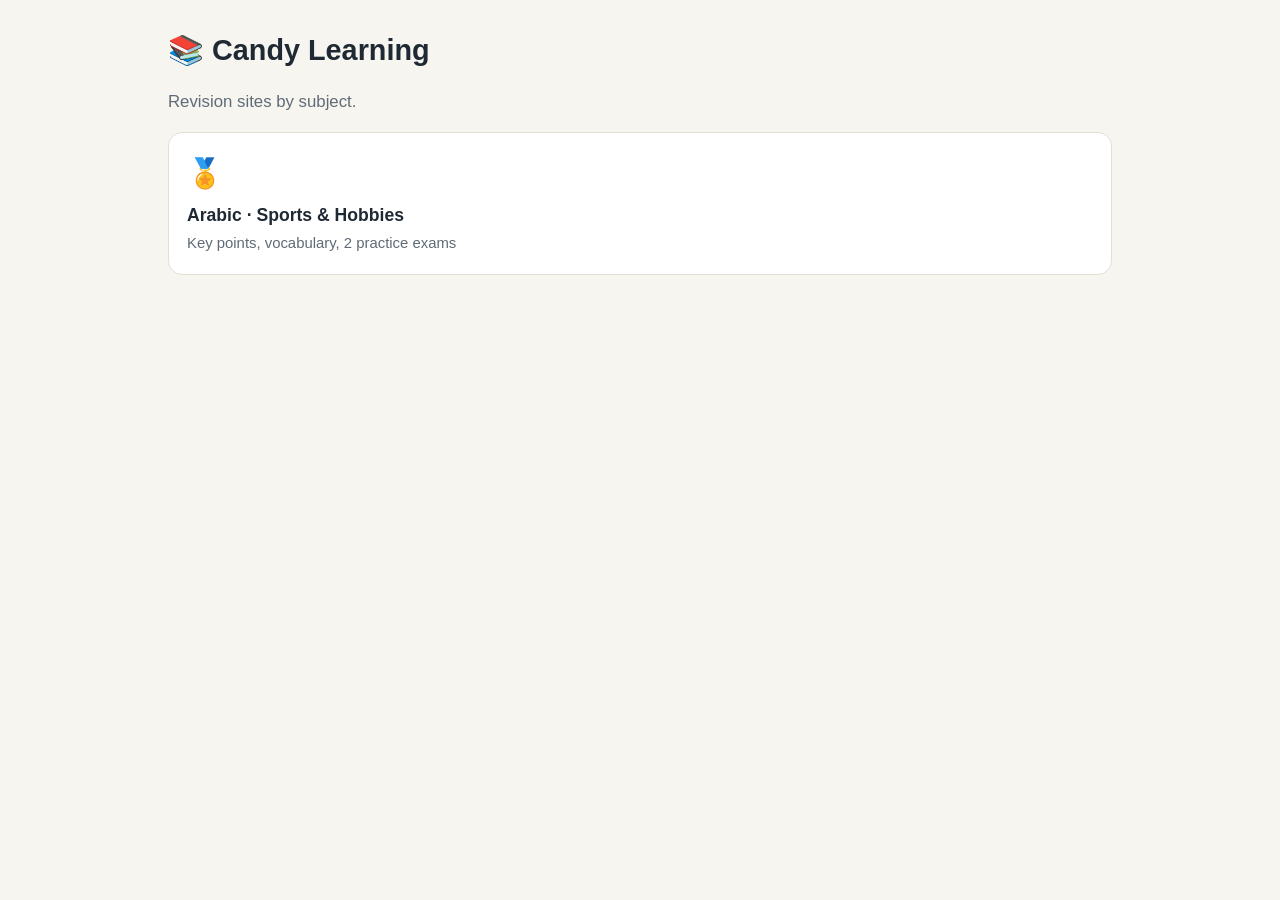
<file: index.html>
<!DOCTYPE html>
<html lang="en">
<head>
  <meta charset="utf-8">
  <meta name="viewport" content="width=device-width, initial-scale=1">
  <title>Candy Learning</title>
  <link rel="stylesheet" href="arabic/assets/style.css?v=20261104-4">
</head>
<body>
<main>
  <h1>📚 Candy Learning</h1>
  <p class="lead">Revision sites by subject.</p>
  <div class="grid">
    <a class="tile" href="arabic/index.html">
      <div class="emoji">🏅</div>
      <strong>Arabic · Sports &amp; Hobbies</strong>
      <span>Key points, vocabulary, 2 practice exams</span>
    </a>
  </div>
</main>
</body>
</html>
</file>
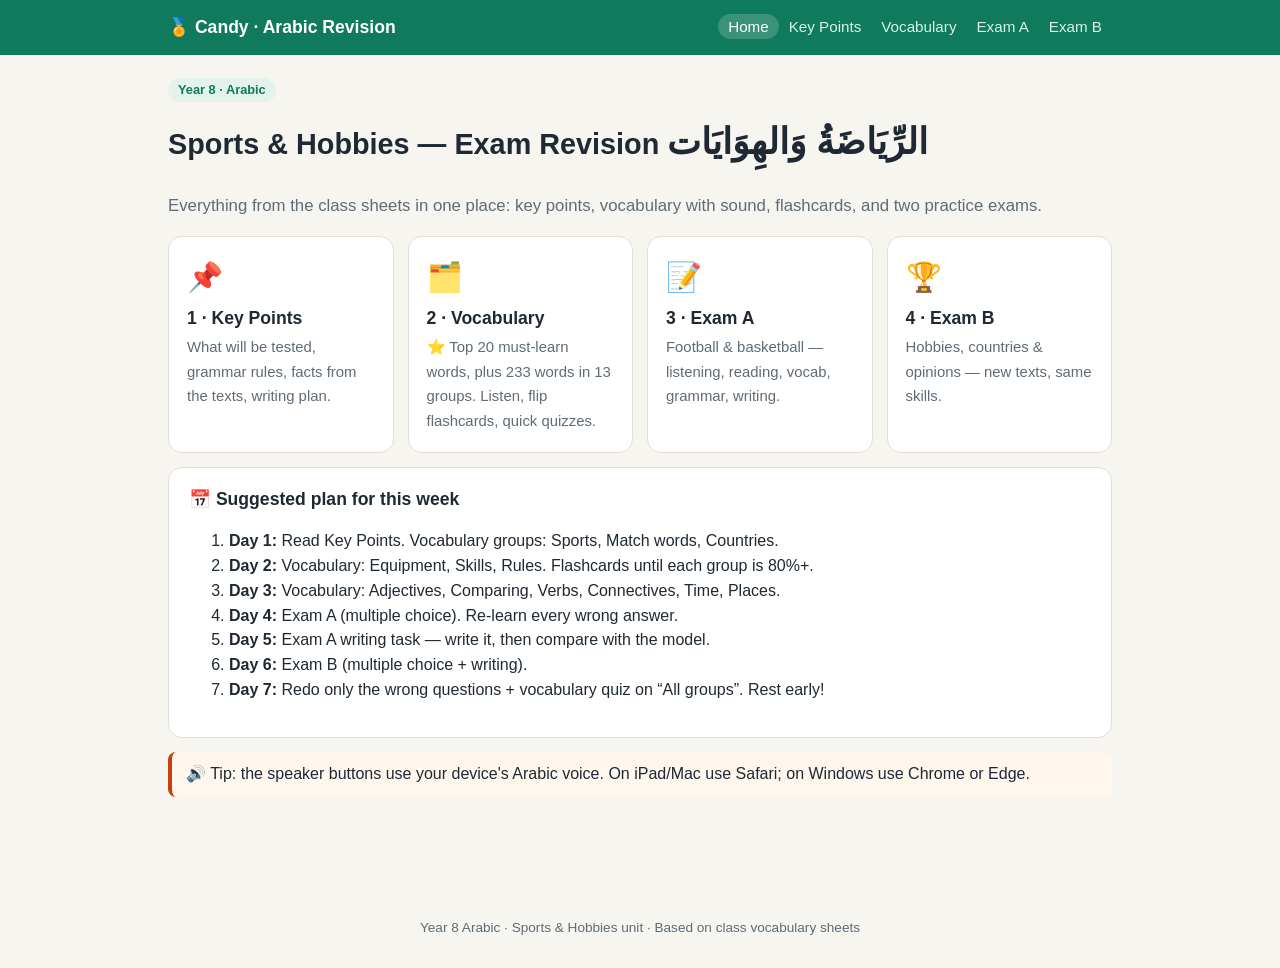
<file: arabic/index.html>
<!DOCTYPE html>
<html lang="en">
<head>
  <meta charset="utf-8">
  <meta name="viewport" content="width=device-width, initial-scale=1">
  <title>Arabic Revision · Sports & Hobbies</title>
  <link rel="stylesheet" href="assets/style.css?v=20261104-4">
</head>
<body>
<main>
  <span class="tag">Year 8 · Arabic</span>
  <h1>Sports & Hobbies — Exam Revision <span class="ar" lang="ar">الرِّيَاضَةُ وَالهِوَايَات</span></h1>
  <p class="lead">Everything from the class sheets in one place: key points, vocabulary with sound, flashcards, and two practice exams.</p>

  <div class="grid">
    <a class="tile" href="review.html">
      <div class="emoji">📌</div>
      <strong>1 · Key Points</strong>
      <span>What will be tested, grammar rules, facts from the texts, writing plan.</span>
    </a>
    <a class="tile" href="vocab.html">
      <div class="emoji">🗂️</div>
      <strong>2 · Vocabulary</strong>
      <span>⭐ Top 20 must-learn words, plus 233 words in 13 groups. Listen, flip flashcards, quick quizzes.</span>
    </a>
    <a class="tile" href="exam.html?set=1">
      <div class="emoji">📝</div>
      <strong>3 · Exam A</strong>
      <span>Football & basketball — listening, reading, vocab, grammar, writing.</span>
    </a>
    <a class="tile" href="exam.html?set=2">
      <div class="emoji">🏆</div>
      <strong>4 · Exam B</strong>
      <span>Hobbies, countries & opinions — new texts, same skills.</span>
    </a>
  </div>

  <div class="card">
    <h3 style="margin-top:0">📅 Suggested plan for this week</h3>
    <ol>
      <li><b>Day 1:</b> Read Key Points. Vocabulary groups: Sports, Match words, Countries.</li>
      <li><b>Day 2:</b> Vocabulary: Equipment, Skills, Rules. Flashcards until each group is 80%+.</li>
      <li><b>Day 3:</b> Vocabulary: Adjectives, Comparing, Verbs, Connectives, Time, Places.</li>
      <li><b>Day 4:</b> Exam A (multiple choice). Re-learn every wrong answer.</li>
      <li><b>Day 5:</b> Exam A writing task — write it, then compare with the model.</li>
      <li><b>Day 6:</b> Exam B (multiple choice + writing).</li>
      <li><b>Day 7:</b> Redo only the wrong questions + vocabulary quiz on “All groups”. Rest early!</li>
    </ol>
  </div>

  <div class="tip">🔊 Tip: the speaker buttons use your device's Arabic voice. On iPad/Mac use Safari; on Windows use Chrome or Edge.</div>
</main>
<script src="assets/app.js?v=20261104-4"></script>
<script>renderHeader("home");</script>
</body>
</html>
</file>
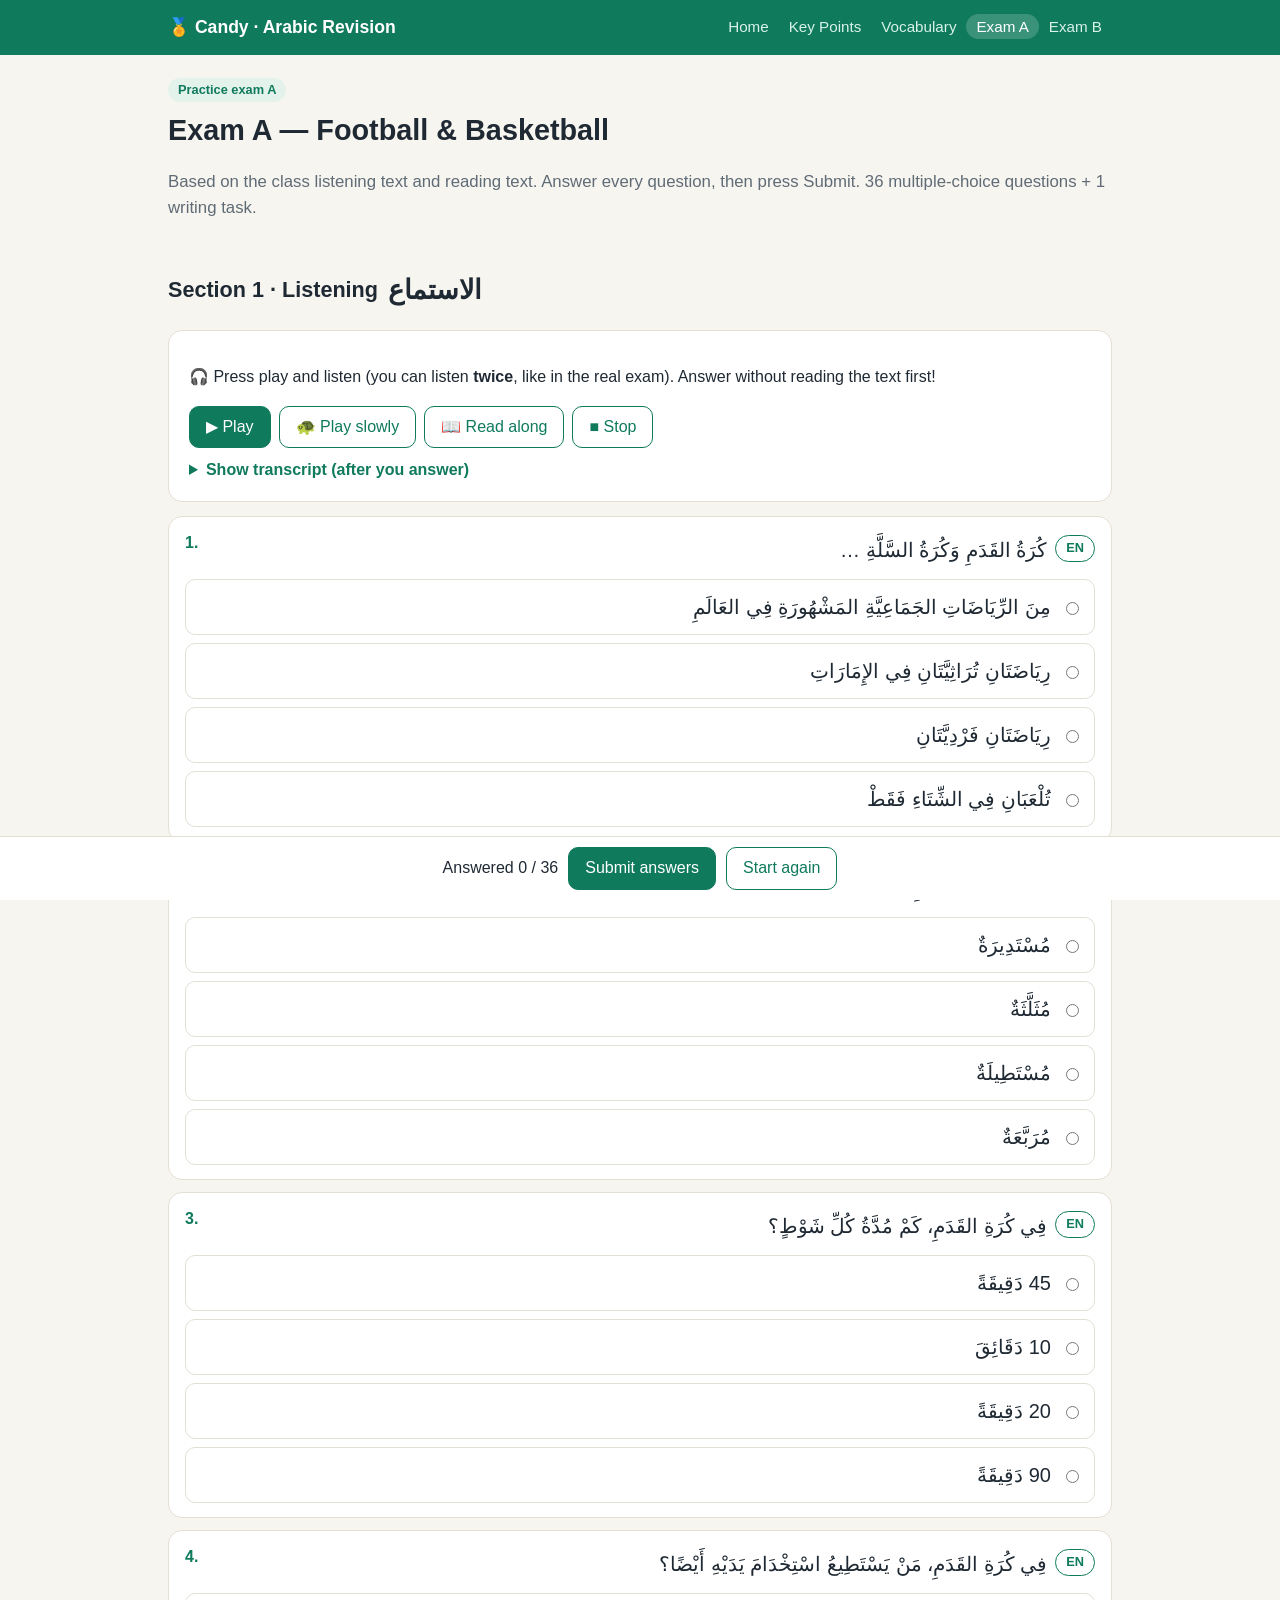
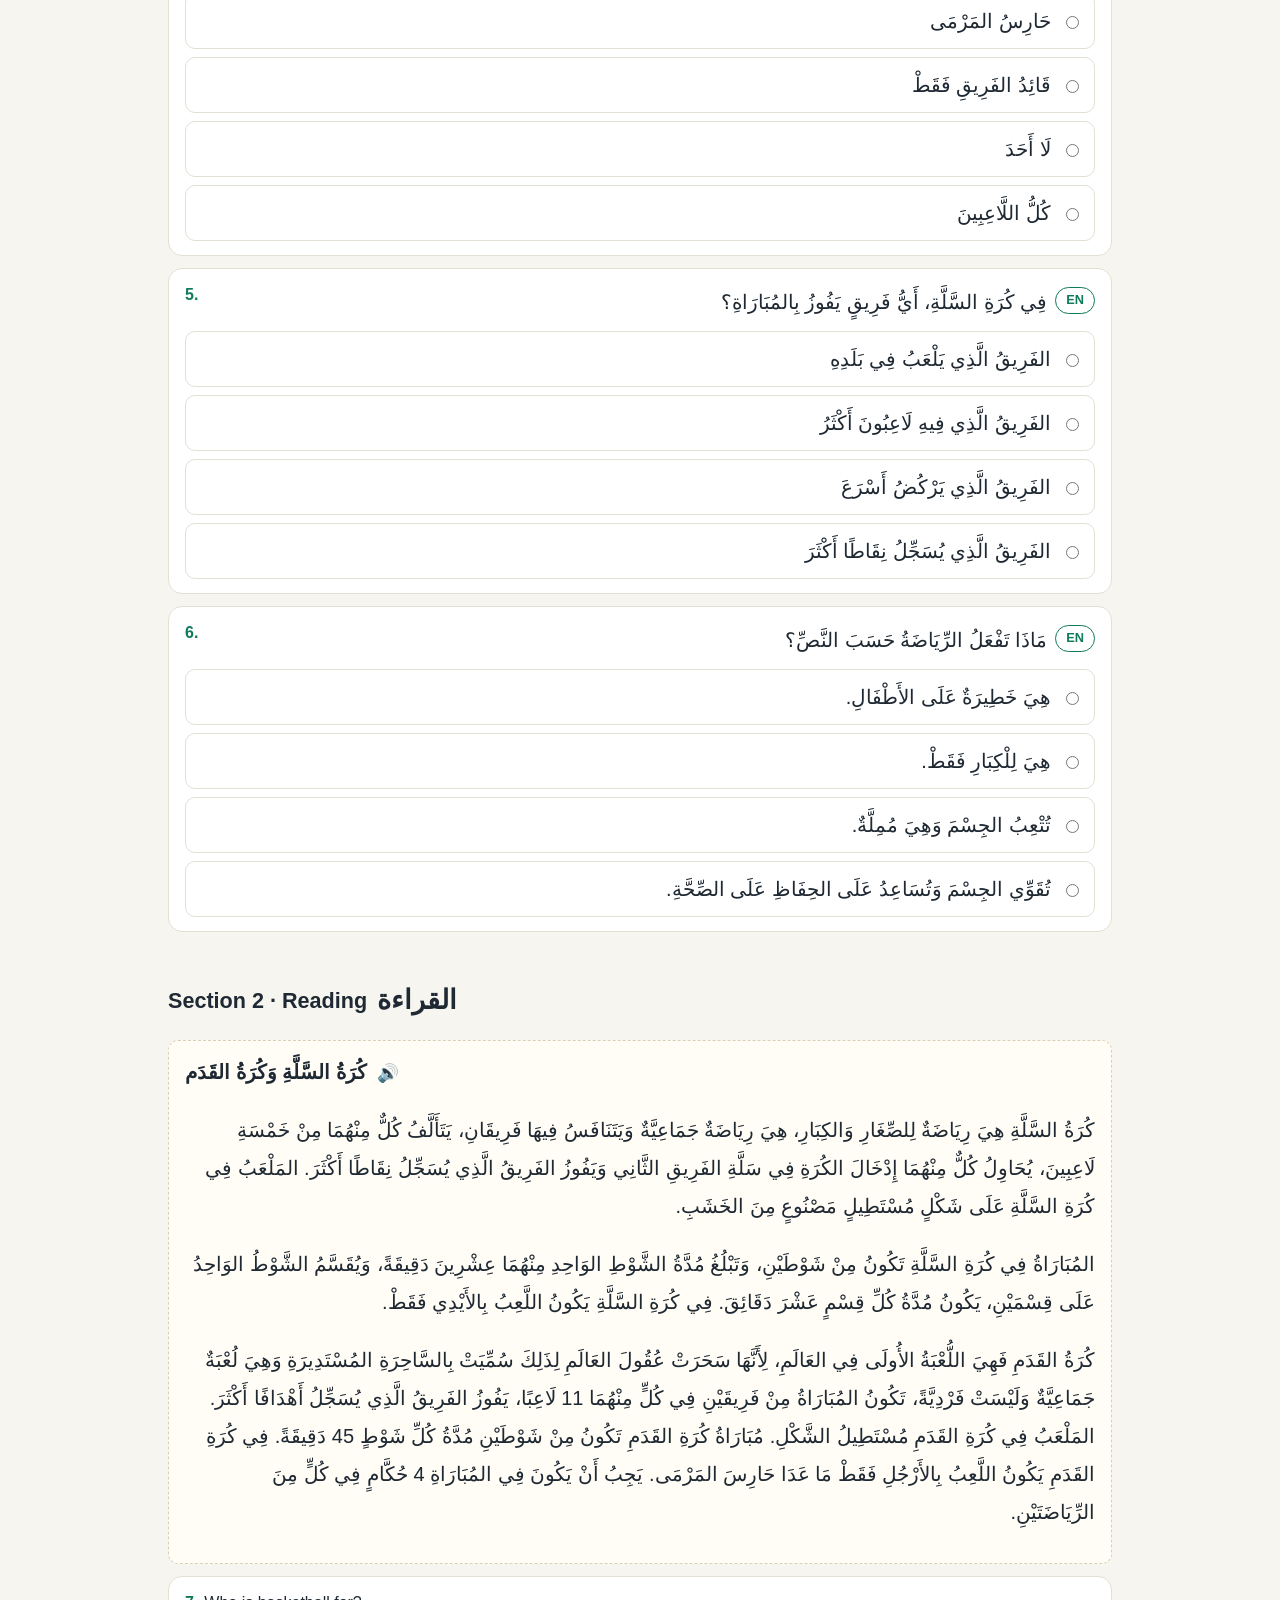
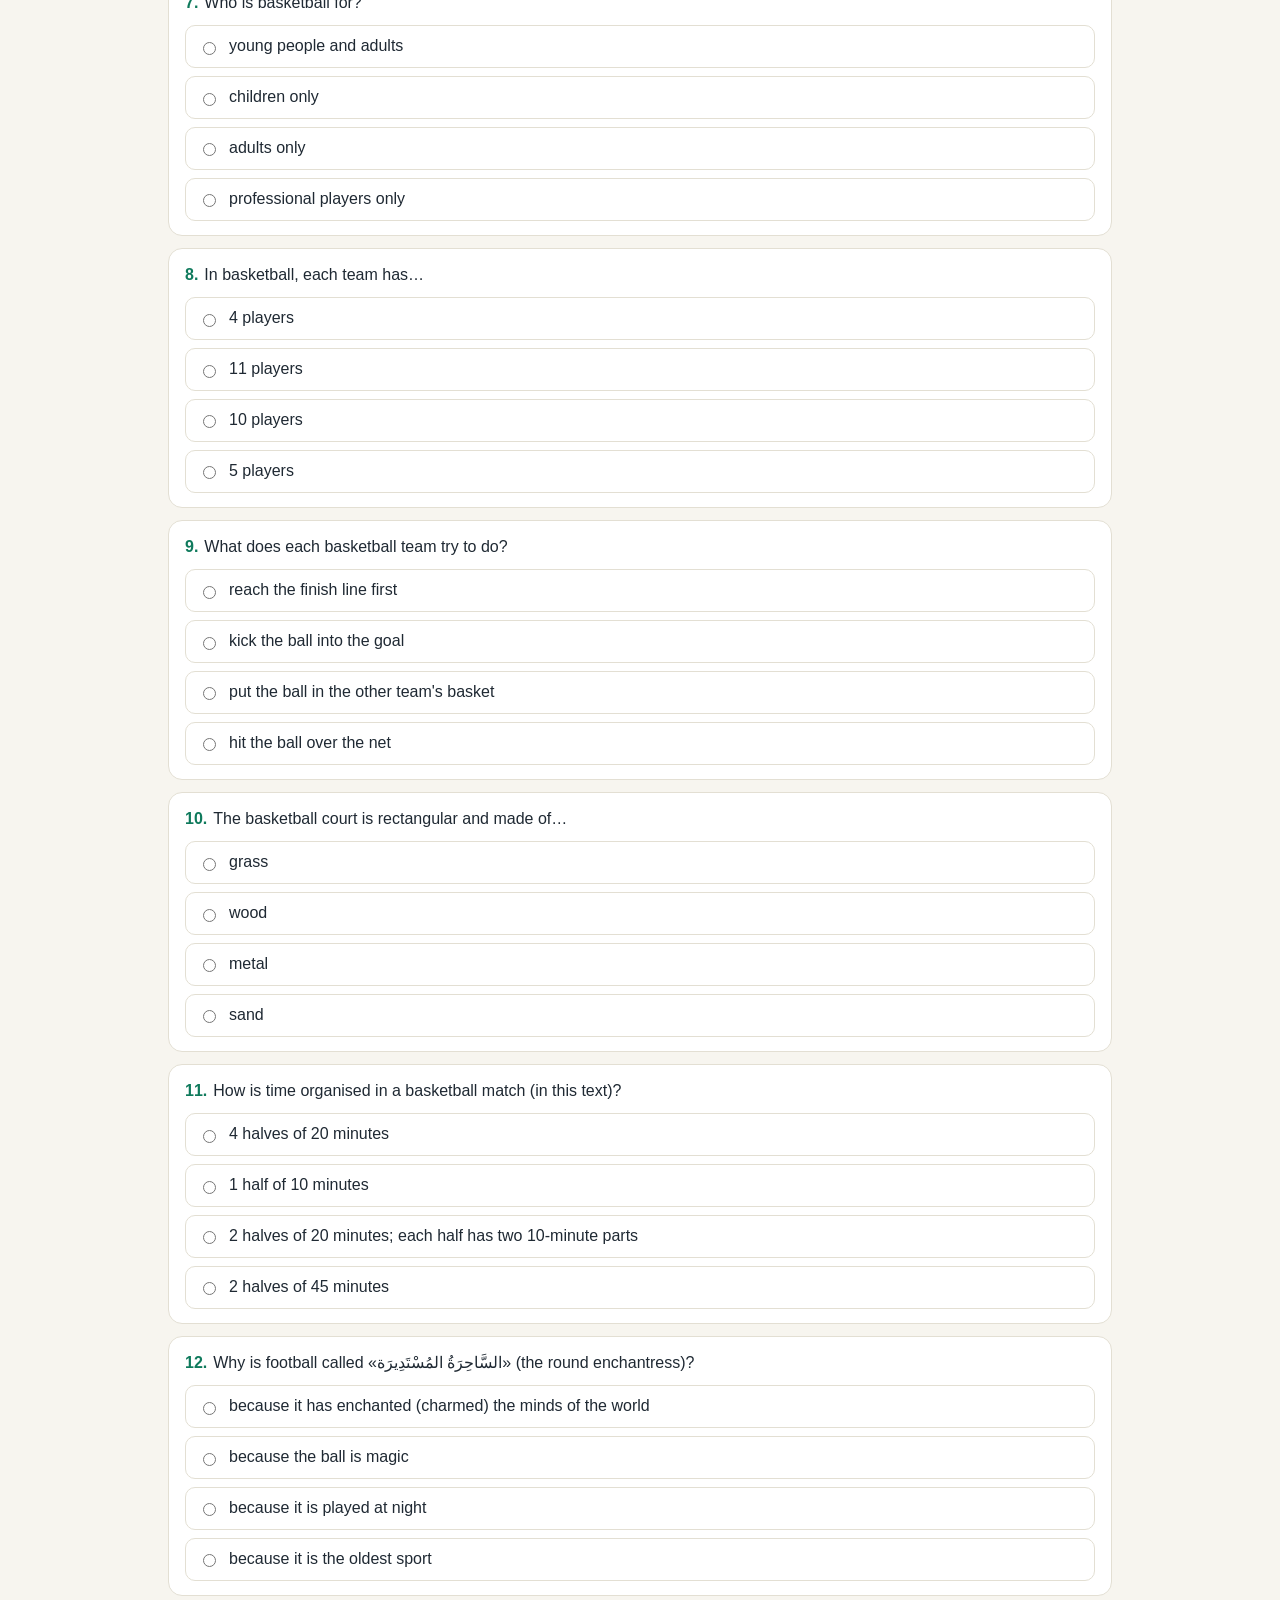
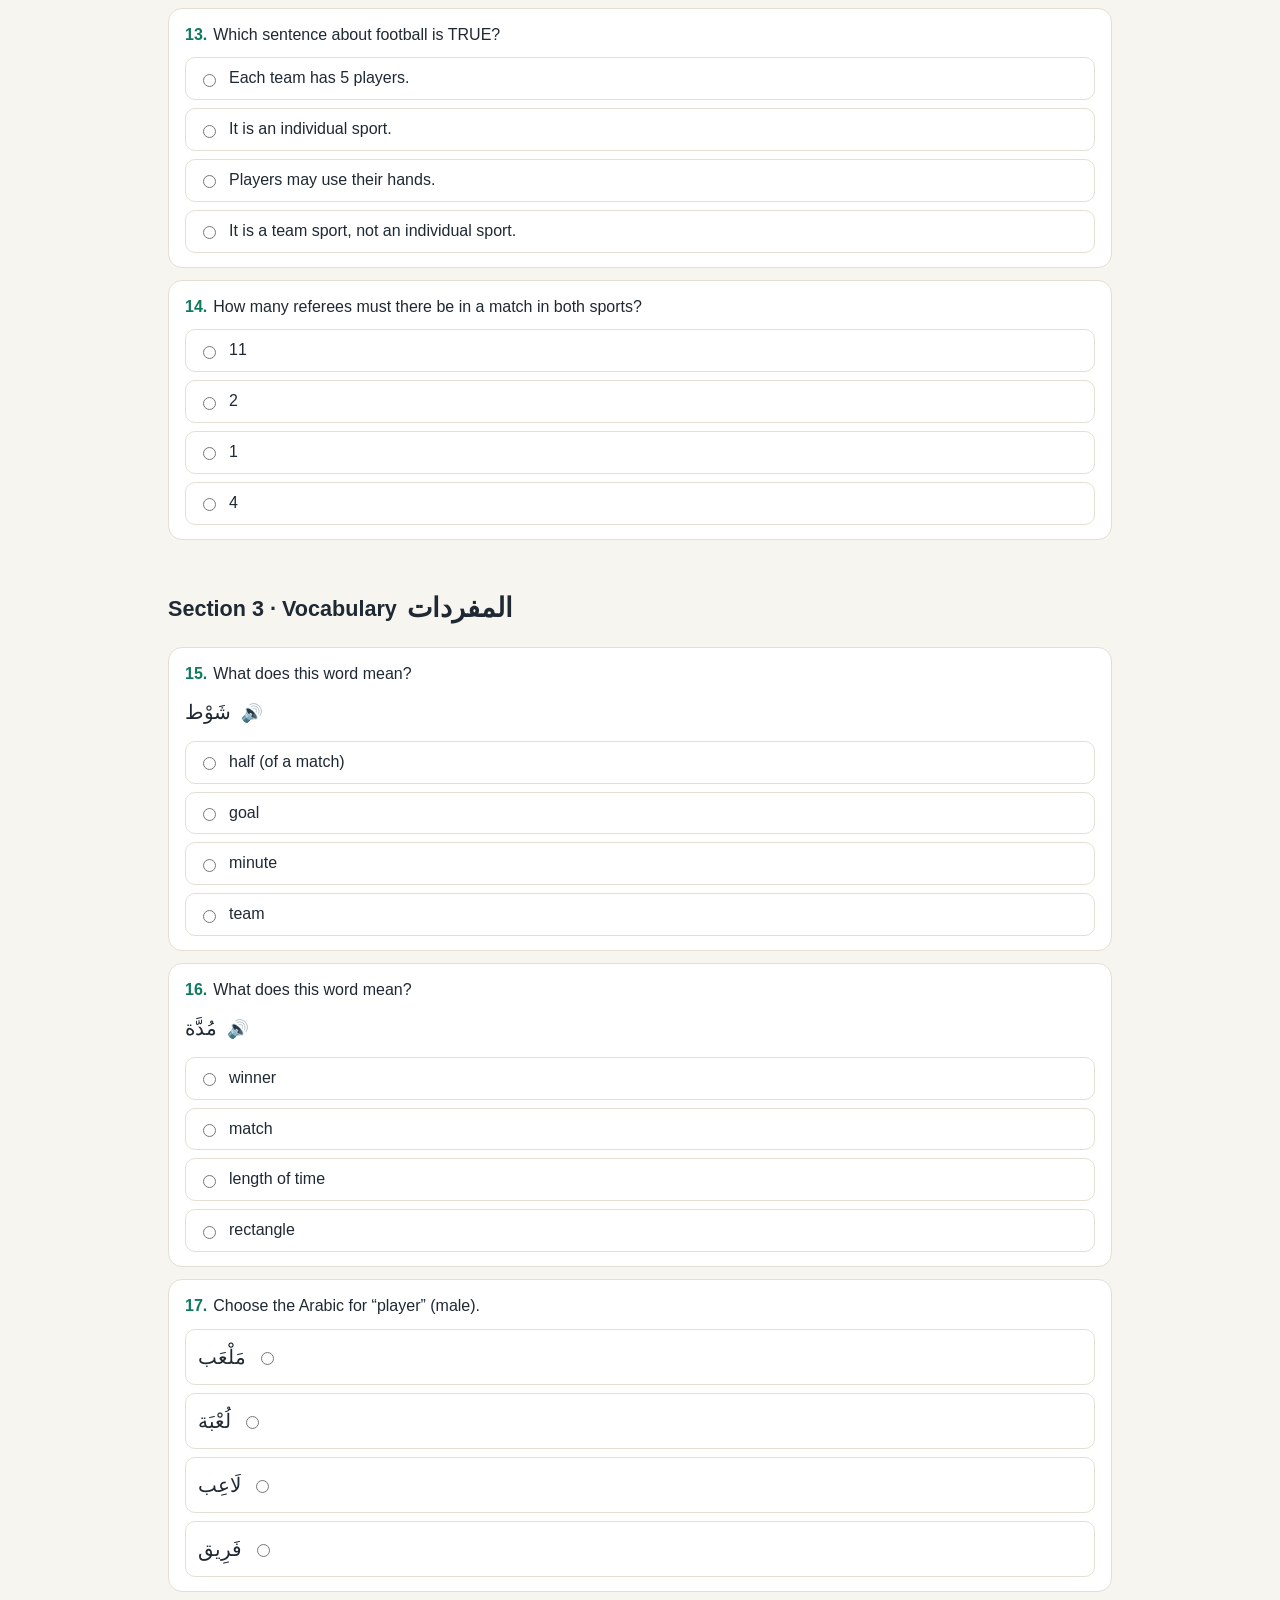
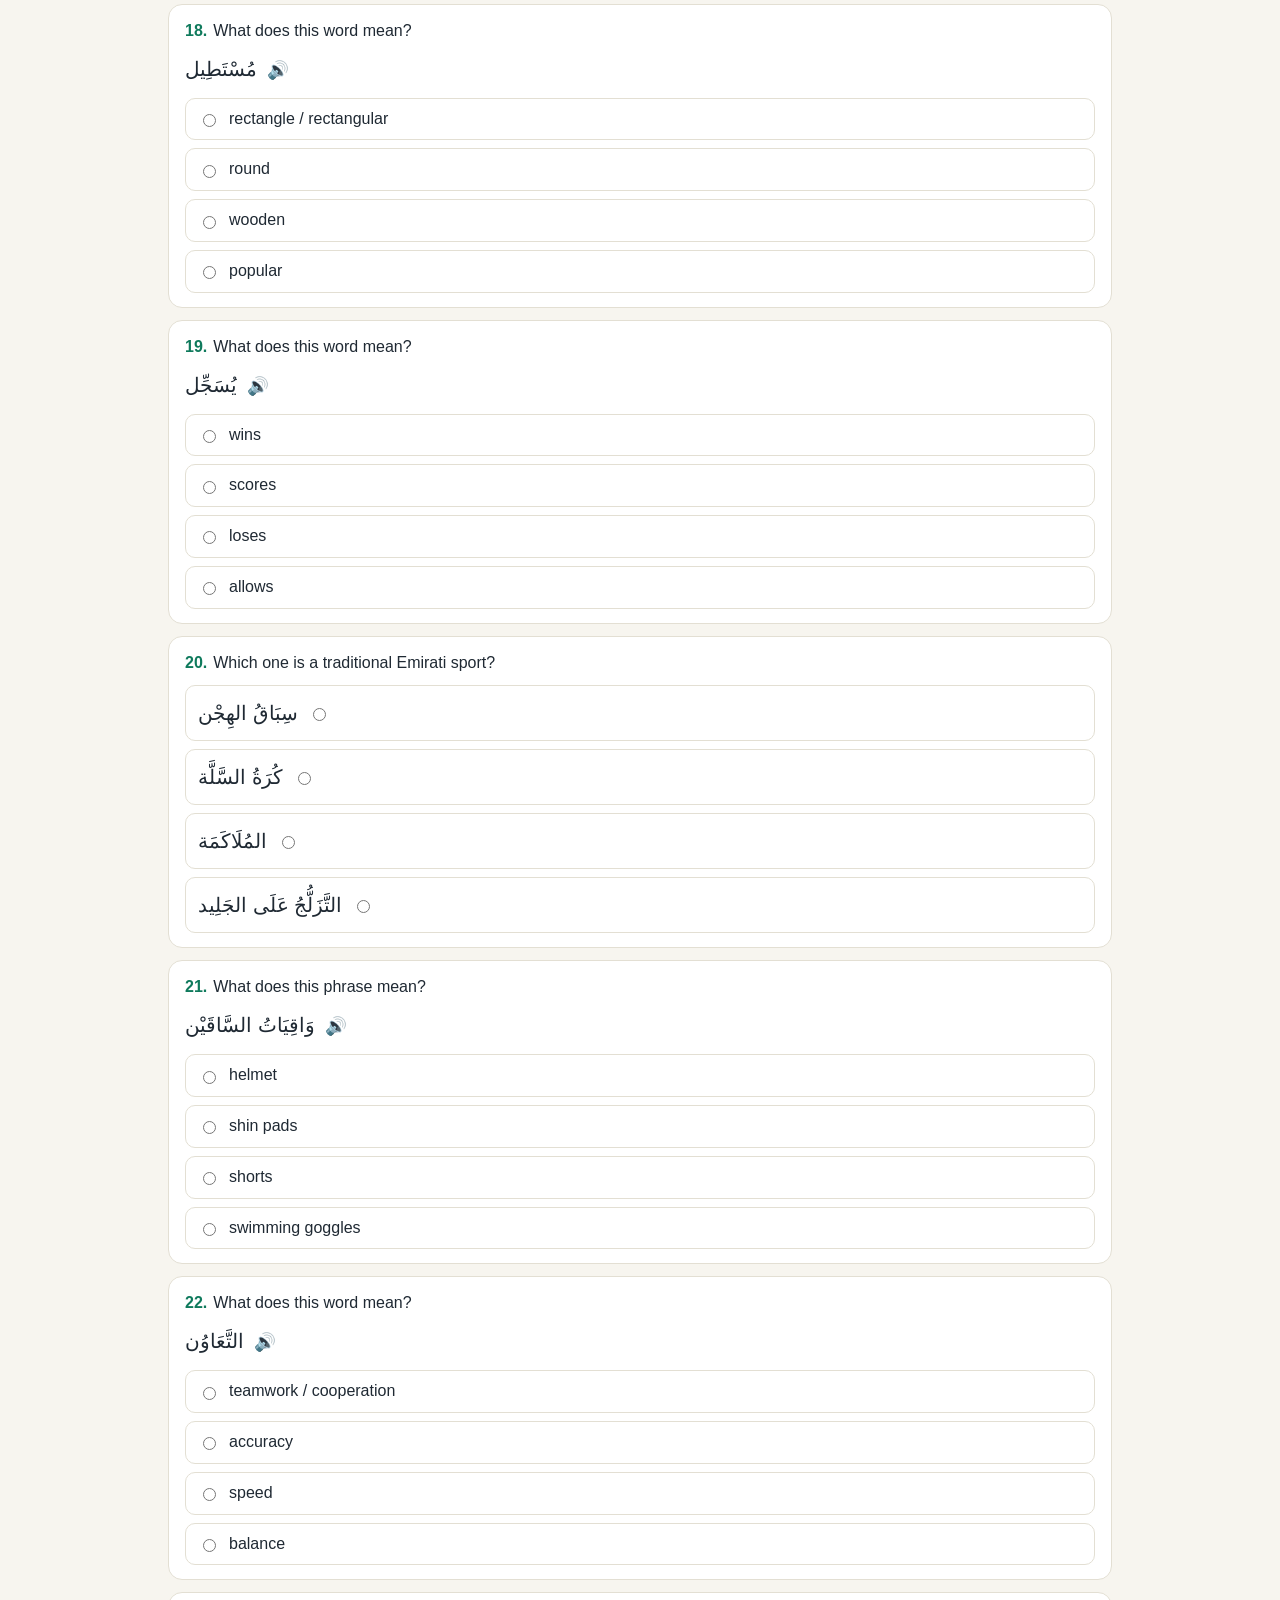
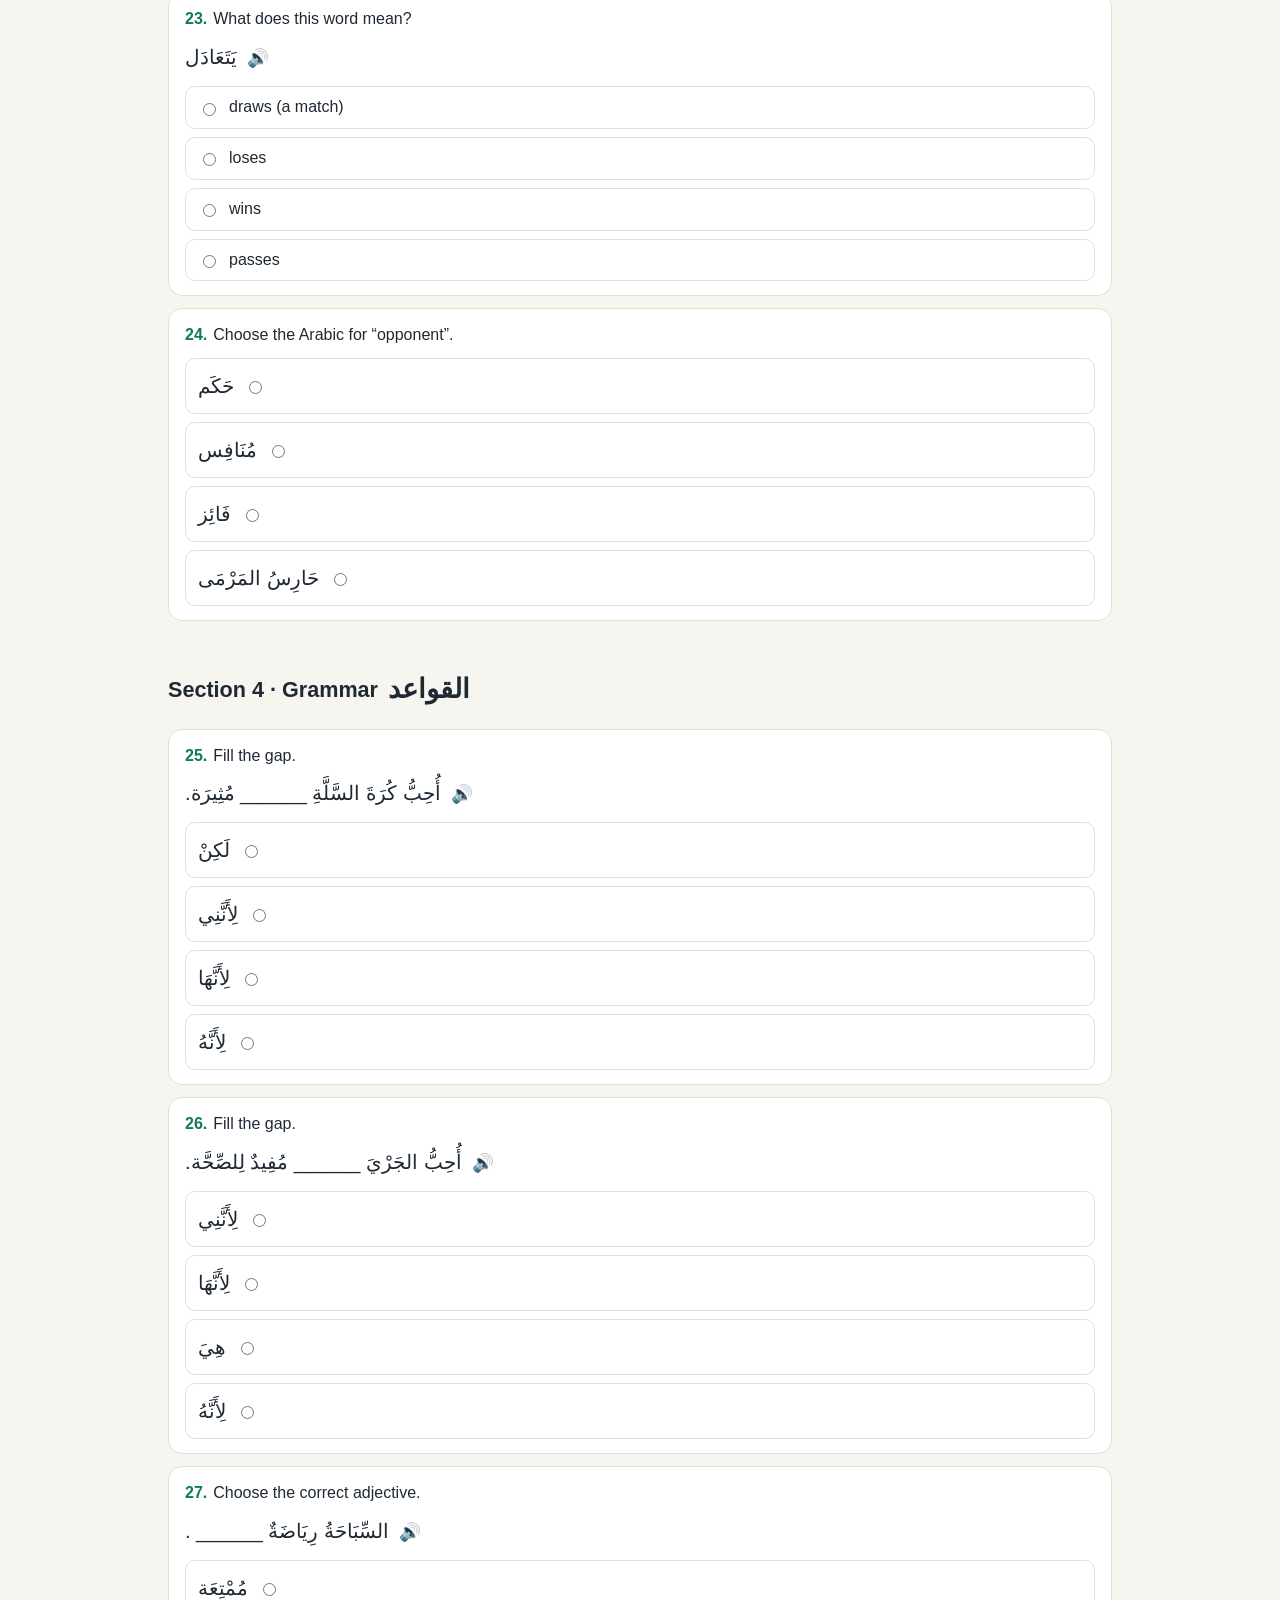
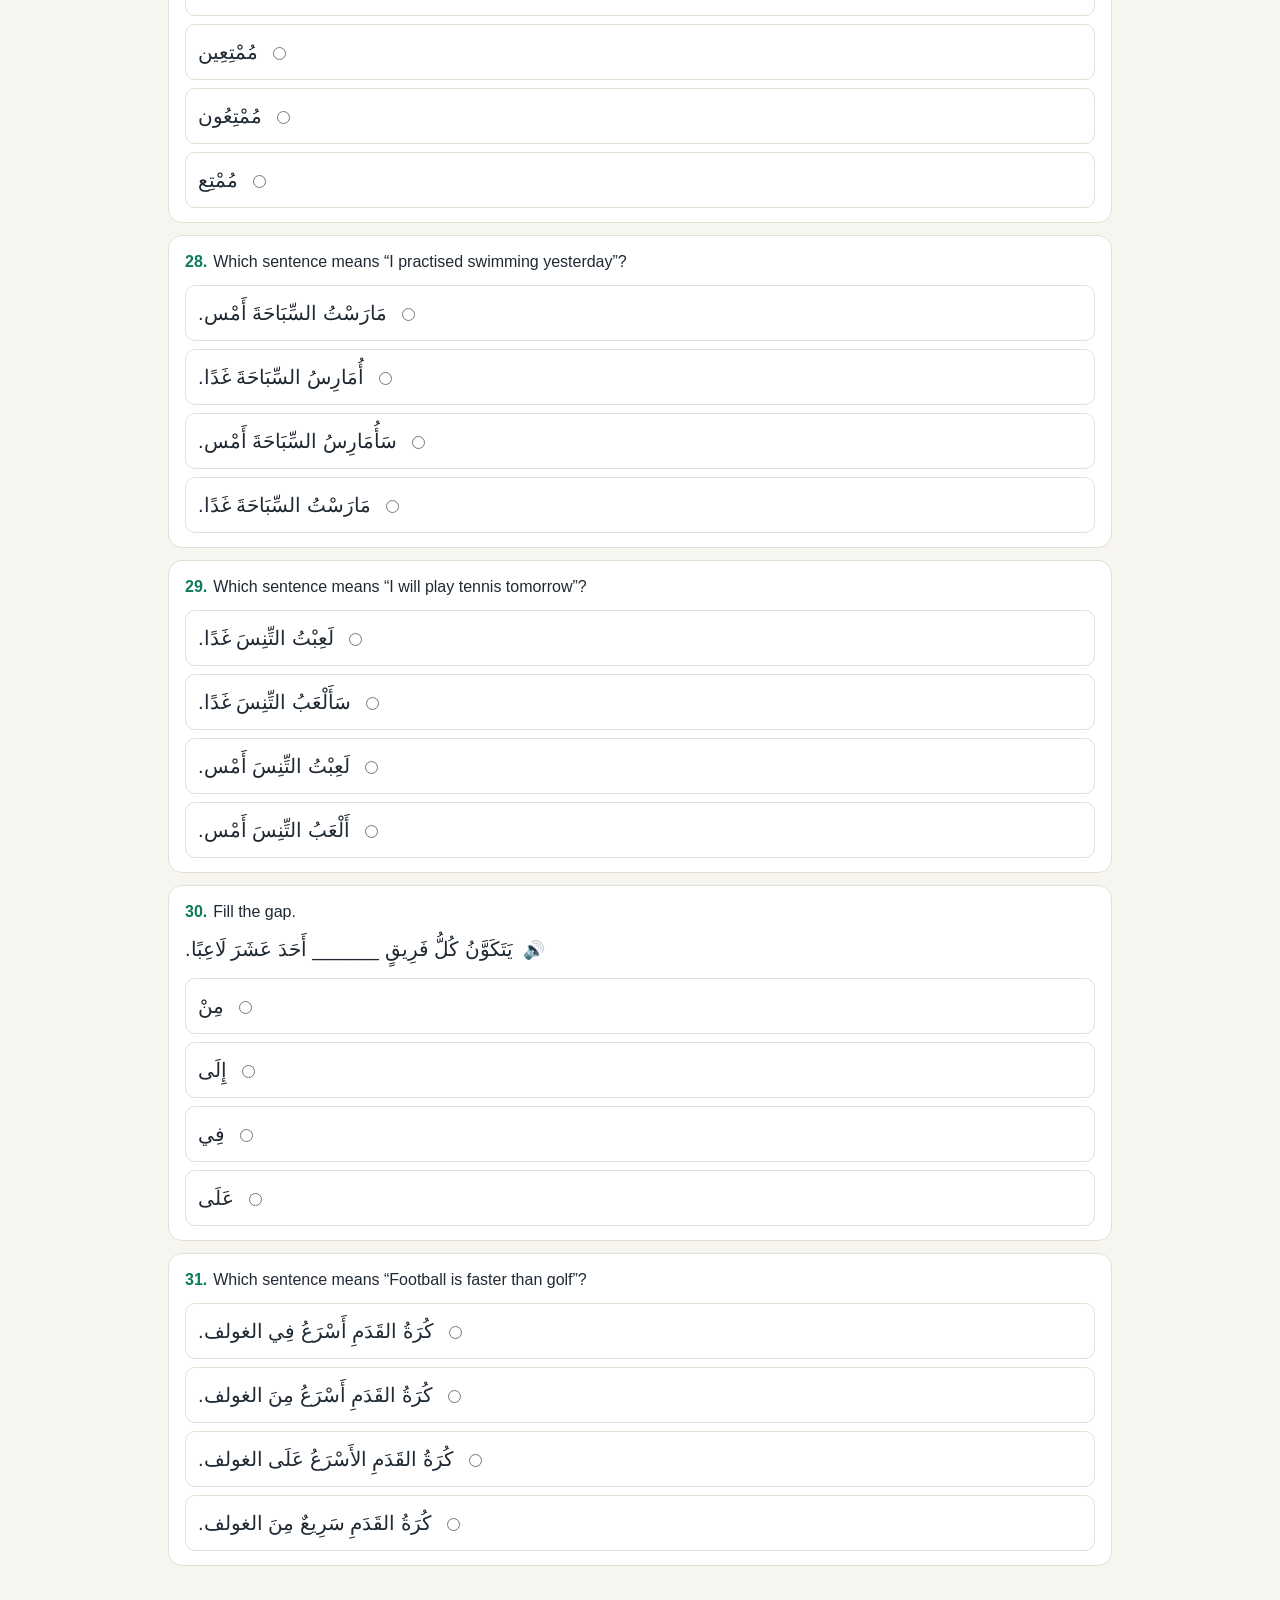
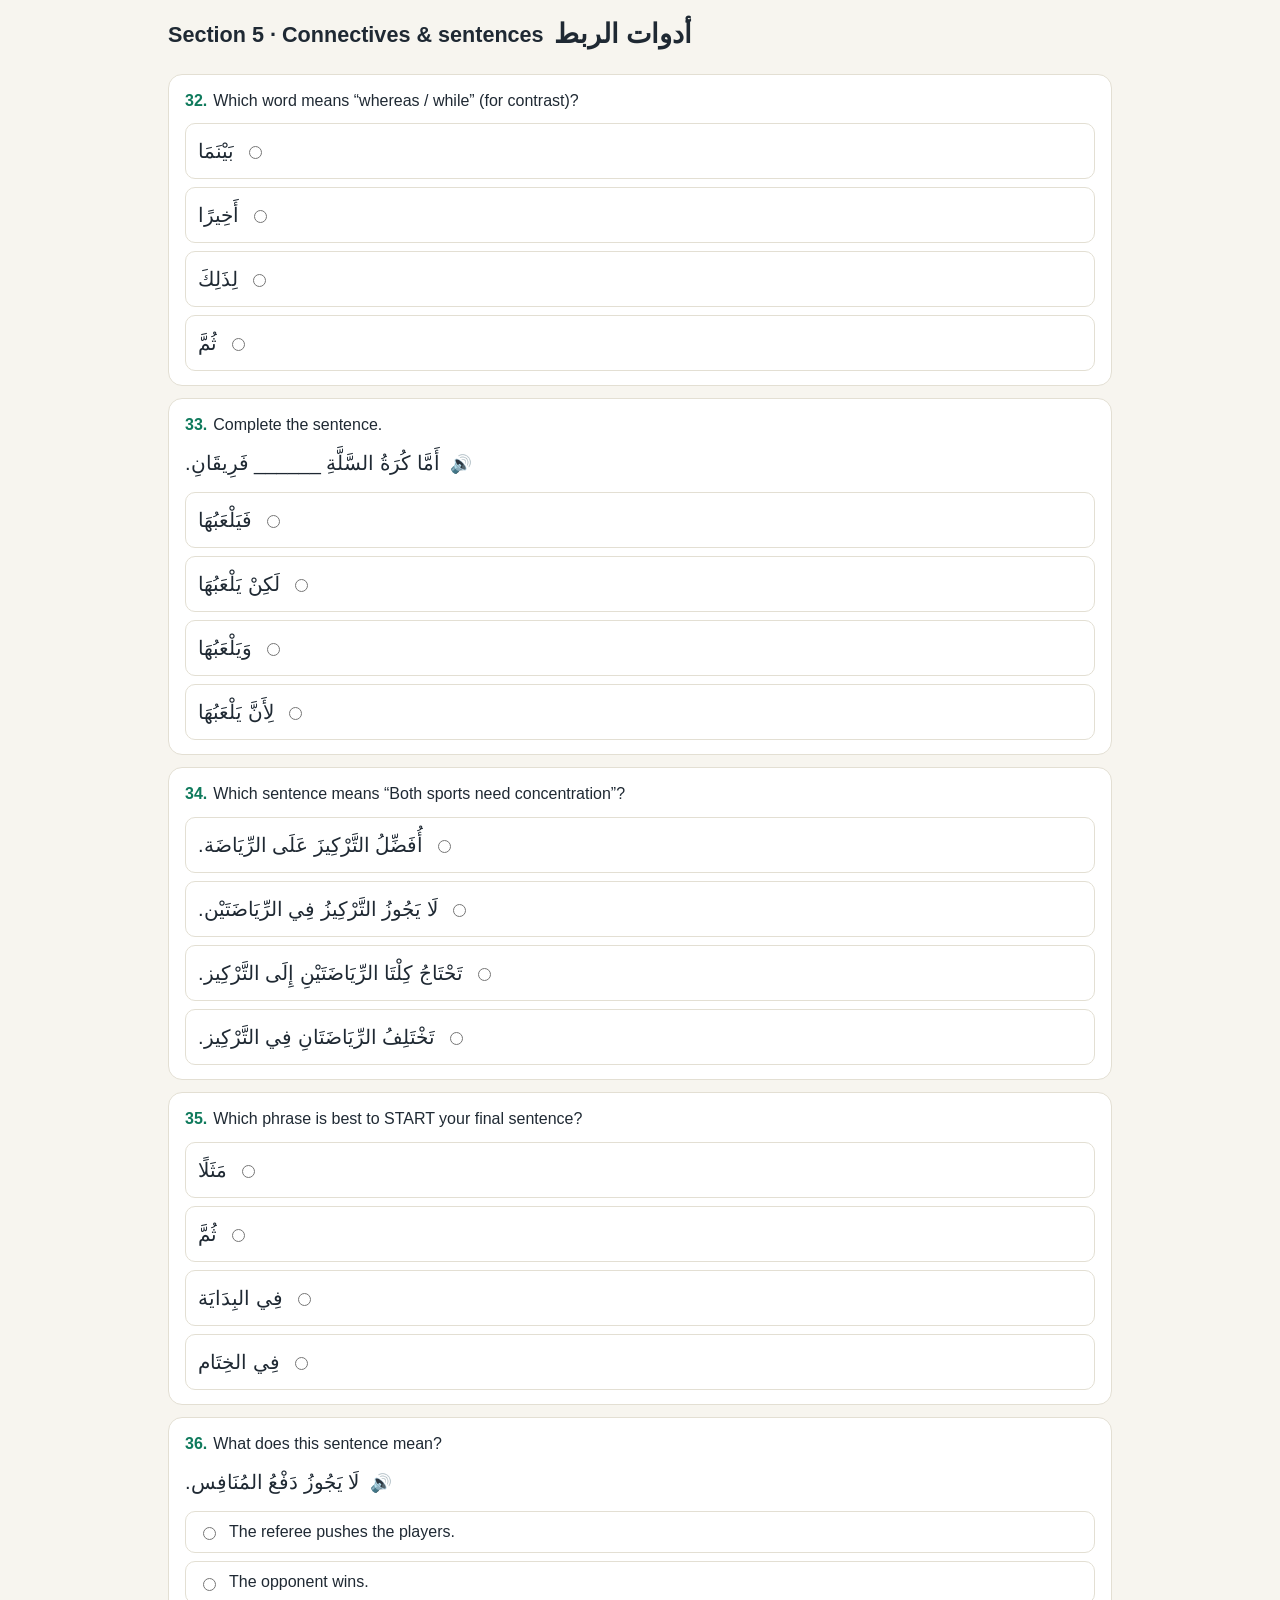
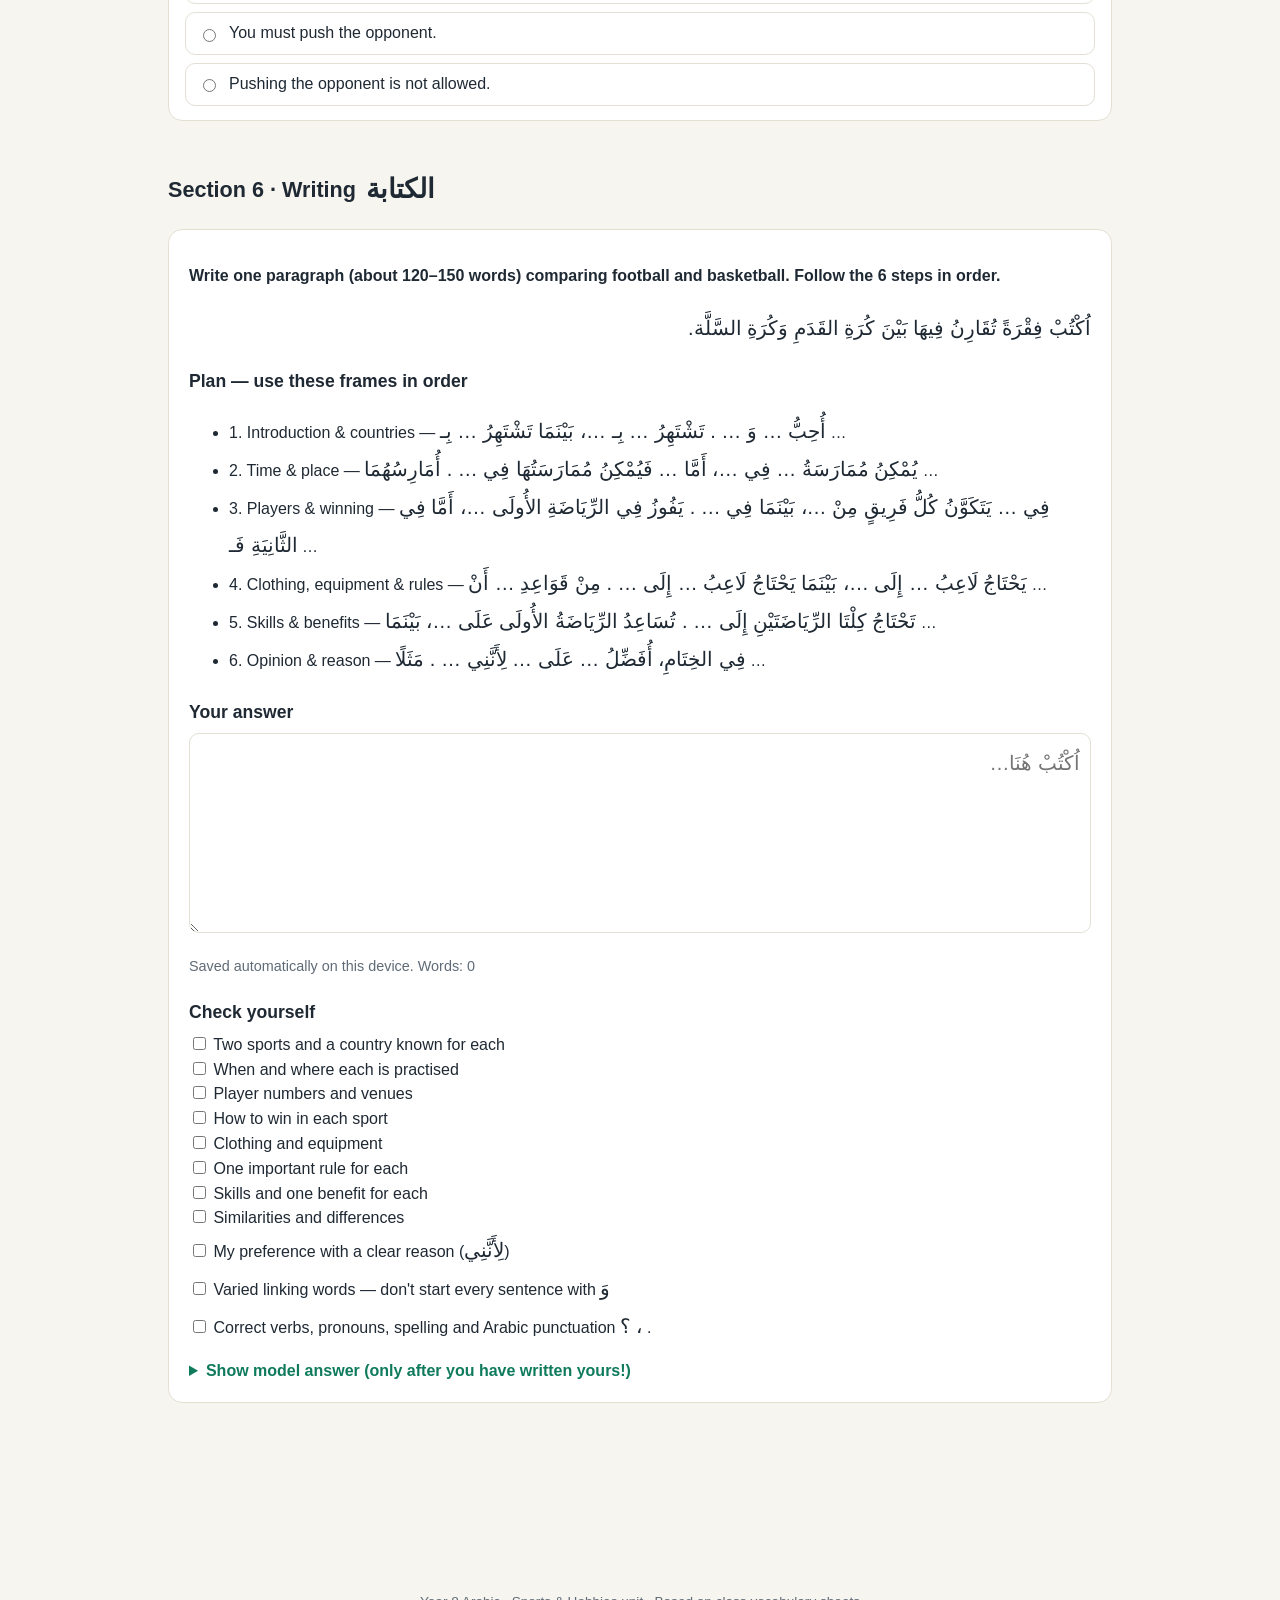
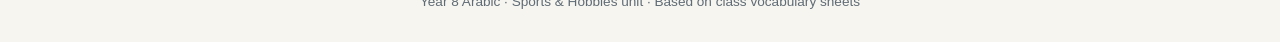
<file: arabic/exam.html>
<!DOCTYPE html>
<html lang="en">
<head>
  <meta charset="utf-8">
  <meta name="viewport" content="width=device-width, initial-scale=1">
  <title>Practice Exam · Arabic Revision</title>
  <link rel="stylesheet" href="assets/style.css?v=20261104-4">
</head>
<body>
<main id="exam"></main>
<div class="scorebar" id="bar">
  <span id="progress"></span>
  <button id="submit">Submit answers</button>
  <button class="ghost" id="retryWrong" style="display:none">Redo wrong ones</button>
  <button class="ghost" id="reset">Start again</button>
</div>
<script src="assets/app.js?v=20261104-4"></script>
<script src="data/exams.js?v=20261104-4"></script>
<script>
const setId = new URLSearchParams(location.search).get("set") === "2" ? 2 : 1;
renderHeader(setId === 2 ? "exam2" : "exam1");
const EX = EXAMS[setId];
const STORE = `arabic-exam-${setId}`;
document.title = EX.title + " · Arabic Revision";

// Flatten questions and give each a stable id; shuffle options once per load.
let qn = 0;
EX.sections.forEach((s, si) => s.questions.forEach(q => {
  q.id = `q${++qn}`;
  q.si = si;
  q.answer = q.opts[0];
  q.shown = shuffle(q.opts);
  // Bilingual questions (qAr + optsAr): Arabic shown, English behind the EN button.
  if (q.qAr && q.optsAr) {
    q.arOf = {};
    q.opts.forEach((o, i) => { q.arOf[o] = q.optsAr[i]; });
  }
}));
const ALLQ = EX.sections.flatMap(s => s.questions);

function questionHtml(q) {
  if (q.arOf) {
    return `<div class="q bi" id="${q.id}">
      <div class="qhead">
        <span class="num">${q.id.slice(1)}.</span>
        <span class="qtext"><span class="ar" lang="ar">${esc(q.qAr)}</span><span class="en">${esc(q.q)}</span></span>
        <button type="button" class="en-toggle" data-en="${q.id}" aria-pressed="false" title="Show English">EN</button>
      </div>
      <div class="opts">${q.shown.map(o => `<label class="ar-opt"><input type="radio" name="${q.id}" value="${esc(o)}"> <span class="optbody"><span class="ar" lang="ar">${esc(q.arOf[o])}</span><span class="en">${esc(o)}</span></span></label>`).join("")}</div>
      <div class="exp">💡 ${txt(q.exp)}</div>
    </div>`;
  }
  return `<div class="q" id="${q.id}">
    <span class="num">${q.id.slice(1)}.</span>${esc(q.q)}
    ${q.ar ? `<span class="prompt-ar"><span class="ar" lang="ar">${esc(q.ar)}</span> ${sayBtn(q.ar.replace(/_+/g, " … "))}</span>` : ""}
    <div class="opts">${q.shown.map(o => `<label class="${isArabic(o) ? "ar-opt" : ""}"><input type="radio" name="${q.id}" value="${esc(o)}"> ${txt(o)}</label>`).join("")}</div>
    <div class="exp">💡 ${txt(q.exp)}</div>
  </div>`;
}

/* ---------- Read-along (word highlight while listening) ---------- */
// TOKS[si] = [{ start, end, text }] — character offsets into the spoken text.
const TOKS = {};

function spokenText(s) {
  // Same length as the passage, so character offsets stay aligned.
  return s.passage.replace(/\n/g, " ");
}

function readAlongHtml(s, si) {
  const text = s.passage;
  const toks = [];
  const re = /\S+/g;
  let m;
  while ((m = re.exec(text))) toks.push({ start: m.index, end: m.index + m[0].length, text: m[0] });
  TOKS[si] = toks;
  let html = "", para = [], prevEnd = 0;
  toks.forEach((t, i) => {
    if (para.length && text.slice(prevEnd, t.start).includes("\n\n")) {
      html += `<p class="ar" lang="ar">${para.join(" ")}</p>`;
      para = [];
    }
    para.push(`<span class="w" data-si="${si}" data-i="${i}">${esc(t.text)}</span>`);
    prevEnd = t.end;
  });
  if (para.length) html += `<p class="ar" lang="ar">${para.join(" ")}</p>`;
  return html;
}

const RA = { run: 0, timer: null, si: null, cur: -1 };

function raClear() {
  clearInterval(RA.timer);
  RA.timer = null;
  document.querySelectorAll(".readalong .w.hl, .readalong .w.done").forEach(w => w.classList.remove("hl", "done"));
  document.querySelectorAll(".readalong .gloss").forEach(g => g.classList.remove("show"));
  RA.cur = -1;
}

// Show the English meaning just under the highlighted Arabic word.
function raGloss(si, w, idx) {
  const box = document.getElementById(`ra${si}`);
  const g = box && box.querySelector(".gloss");
  if (!g) return;
  const meaning = (EX.sections[si].gloss || [])[idx];
  if (!meaning) { g.classList.remove("show"); return; }
  g.textContent = meaning;
  g.classList.add("show");
  // Position relative to the passage box; keep the label inside its edges.
  const bw = box.clientWidth, gw = g.offsetWidth;
  let x = w.offsetLeft + w.offsetWidth / 2;
  x = Math.max(gw / 2 + 4, Math.min(bw - gw / 2 - 4, x));
  g.style.left = `${x}px`;
  g.style.top = `${w.offsetTop + w.offsetHeight}px`;
}
onStopSpeak(() => { RA.run++; raClear(); });

function raHighlight(si, idx) {
  if (idx === RA.cur) return;
  const box = document.getElementById(`ra${si}`);
  if (!box) return;
  const words = box.querySelectorAll(".w");
  for (let i = Math.max(0, RA.cur); i < idx && i < words.length; i++) words[i].classList.add("done");
  if (RA.cur >= 0 && words[RA.cur]) { words[RA.cur].classList.remove("hl"); words[RA.cur].classList.add("done"); }
  const w = words[idx];
  if (!w) return;
  w.classList.add("hl");
  RA.cur = idx;
  raGloss(si, w, idx);
  const det = box.closest("details");
  if (det && det.open) w.scrollIntoView({ block: "nearest", behavior: "smooth" });
}

// Estimated timing, used when the browser's voice does not send word events.
function raEstimate(si, fromIdx, rate, run) {
  const toks = TOKS[si];
  const lettersPerSec = 13 * rate;
  const times = [];
  let t = 0;
  for (let i = fromIdx; i < toks.length; i++) {
    times.push(t);
    const letters = toks[i].text.replace(/[ً-ْٰـ]/g, "").length;
    t += (letters + 1.5) / lettersPerSec;
    if (/[.،,؛:!؟?]$/.test(toks[i].text)) t += 0.45;
  }
  const t0 = performance.now();
  clearInterval(RA.timer);
  RA.timer = setInterval(() => {
    if (run !== RA.run) return clearInterval(RA.timer);
    const el = (performance.now() - t0) / 1000;
    let k = 0;
    while (k + 1 < times.length && times[k + 1] <= el) k++;
    raHighlight(si, fromIdx + k);
  }, 80);
}

function readAlong(si, rate, fromIdx) {
  fromIdx = fromIdx || 0;
  const toks = TOKS[si];
  const base = toks[fromIdx].start;
  const text = spokenText(EX.sections[si]).slice(base);
  let gotBoundary = false;
  speak(text, rate, {
    onstart: () => {
      if (run !== RA.run) return;
      raHighlight(si, fromIdx);
      setTimeout(() => {
        if (run === RA.run && !gotBoundary) raEstimate(si, fromIdx, rate, run);
      }, 700);
    },
    onboundary: e => {
      if (run !== RA.run) return;
      if (e.name && e.name !== "word") return;
      if (!gotBoundary) { gotBoundary = true; clearInterval(RA.timer); }
      const pos = base + e.charIndex;
      let k = fromIdx;
      while (k + 1 < toks.length && toks[k + 1].start <= pos) k++;
      raHighlight(si, k);
    },
    onend: () => {
      if (run !== RA.run) return;
      clearInterval(RA.timer);
      setTimeout(() => { if (run === RA.run) raClear(); }, 600);
    },
  });
  // speak() calls stopSpeak(), which bumps RA.run — so take the id afterwards.
  const run = RA.run;
  RA.si = si;
  RA.cur = -1;
}

function passageHtml(s, si) {
  const paras = s.passage.split("\n\n").map(p => `<p class="ar" lang="ar">${esc(p)}</p>`).join("");
  if (s.type === "listening") {
    return `<div class="card">
      <p>🎧 Press play and listen (you can listen <b>twice</b>, like in the real exam). Answer without reading the text first!</p>
      <div class="row">
        <button data-play="${si}" data-rate="0.8">▶ Play</button>
        <button class="ghost" data-play="${si}" data-rate="0.6">🐢 Play slowly</button>
        <button class="ghost" data-readalong="${si}">📖 Read along</button>
        <button class="ghost" onclick="stopSpeak()">■ Stop</button>
        <span class="spacer"></span>
        <span id="plays${si}"></span>
      </div>
      <details id="tr${si}" style="margin-top:10px"><summary>Show transcript (after you answer)</summary>
        <p class="lead" style="font-size:.9rem;margin:8px 0 0">Words light up while they are read, with the English meaning underneath. Tap any word to start reading from there.</p>
        <div class="passage readalong" id="ra${si}" style="margin-top:8px"><b class="ar" lang="ar">${esc(s.passageTitle)}</b>${readAlongHtml(s, si)}<div class="gloss" aria-live="polite"></div></div>
      </details>
    </div>`;
  }
  return `<div class="passage"><b class="ar" lang="ar">${esc(s.passageTitle)}</b> ${sayBtn(s.passage)}${paras}</div>`;
}

function writingHtml(w) {
  return `<h2 class="section-title">Section 6 · Writing <span class="ar" lang="ar">الكتابة</span></h2>
    <div class="card">
      <p><b>${esc(w.task)}</b></p>
      <p class="ar" lang="ar">${esc(w.taskAr)}</p>
      <h3>Plan — use these frames in order</h3>
      <ul>${w.steps.map(s => `<li>${txt(s)}</li>`).join("")}</ul>
      <h3>Your answer</h3>
      <textarea id="writing" dir="rtl" lang="ar" placeholder="اُكْتُبْ هُنَا…"></textarea>
      <p class="lead" style="font-size:.9rem">Saved automatically on this device. Words: <span id="wc">0</span></p>
      <h3>Check yourself</h3>
      <div>${w.checklist.map((c, i) => `<label style="display:block"><input type="checkbox" data-ck="${i}"> ${txt(c)}</label>`).join("")}</div>
      <details style="margin-top:14px"><summary>Show model answer (only after you have written yours!)</summary>
        <div class="passage" style="margin-top:8px">${sayBtn(w.model)}<p class="ar" lang="ar">${esc(w.model)}</p></div>
      </details>
    </div>`;
}

function render() {
  const best = store.get(STORE + "-best");
  document.getElementById("exam").innerHTML = `
    <span class="tag">Practice exam ${setId === 1 ? "A" : "B"}</span>
    <h1>${esc(EX.title)}</h1>
    <p class="lead">${esc(EX.intro)} ${ALLQ.length} multiple-choice questions + 1 writing task. ${best ? `<br>Best score so far: <b>${best}</b>` : ""}</p>
    ${EX.sections.map((s, si) => `
      <h2 class="section-title">${esc(s.title)} <span class="ar" lang="ar">${esc(s.titleAr)}</span></h2>
      ${s.passage ? passageHtml(s, si) : ""}
      ${s.questions.map(questionHtml).join("")}
    `).join("")}
    ${writingHtml(EX.writing)}
    <div class="card" id="result" style="display:none"></div>`;

  // listening playback
  const countPlay = si => {
    const k = `plays${si}`;
    const n = (+(sess.get(STORE + k) || 0)) + 1;
    sess.set(STORE + k, n);
    document.getElementById(k).textContent = `played ${n}×`;
  };
  document.querySelectorAll("[data-play]").forEach(b => {
    b.onclick = () => {
      const si = +b.dataset.play;
      readAlong(si, +b.dataset.rate);
      countPlay(si);
    };
  });
  document.querySelectorAll("[data-readalong]").forEach(b => {
    b.onclick = () => {
      const si = +b.dataset.readalong;
      document.getElementById(`tr${si}`).open = true;
      readAlong(si, 0.7);
      countPlay(si);
    };
  });
  document.querySelectorAll(".readalong .w").forEach(w => {
    w.onclick = () => readAlong(+w.dataset.si, 0.7, +w.dataset.i);
  });

  // EN button: show / hide English under the Arabic question and options.
  document.querySelectorAll("[data-en]").forEach(b => {
    b.onclick = () => {
      const box = document.getElementById(b.dataset.en);
      const on = !box.classList.contains("show-en");
      box.classList.toggle("show-en", on);
      b.classList.toggle("active", on);
      b.setAttribute("aria-pressed", on ? "true" : "false");
    };
  });

  // restore answers
  const saved = JSON.parse(store.get(STORE) || "{}");
  ALLQ.forEach(q => {
    const v = saved[q.id];
    if (v) {
      const inp = [...document.querySelectorAll(`input[name="${q.id}"]`)].find(i => i.value === v);
      if (inp) inp.checked = true;
    }
  });
  document.querySelectorAll(".opts input").forEach(inp => inp.addEventListener("change", () => {
    const s = JSON.parse(store.get(STORE) || "{}");
    s[inp.name] = inp.value;
    store.set(STORE, JSON.stringify(s));
    updateProgress();
  }));

  // writing autosave
  const ta = document.getElementById("writing");
  ta.value = store.get(STORE + "-writing") || "";
  const wc = () => document.getElementById("wc").textContent = ta.value.trim() ? ta.value.trim().split(/\s+/).length : 0;
  ta.oninput = () => { store.set(STORE + "-writing", ta.value); wc(); };
  wc();
  const ck = JSON.parse(store.get(STORE + "-ck") || "{}");
  document.querySelectorAll("[data-ck]").forEach(c => {
    c.checked = !!ck[c.dataset.ck];
    c.onchange = () => { ck[c.dataset.ck] = c.checked; store.set(STORE + "-ck", JSON.stringify(ck)); };
  });

  document.getElementById("submit").style.display = "";
  document.getElementById("retryWrong").style.display = "none";
  updateProgress();
}

function picked(q) {
  const inp = document.querySelector(`input[name="${q.id}"]:checked`);
  return inp ? inp.value : null;
}

function updateProgress() {
  const n = ALLQ.filter(picked).length;
  document.getElementById("progress").textContent = `Answered ${n} / ${ALLQ.length}`;
}

function grade() {
  const missing = ALLQ.filter(q => !picked(q));
  if (missing.length && !confirm(`${missing.length} question(s) not answered yet. Submit anyway?`)) {
    document.getElementById(missing[0].id).scrollIntoView({ behavior: "smooth", block: "center" });
    return;
  }
  let score = 0;
  const bySec = EX.sections.map(() => [0, 0]);
  ALLQ.forEach(q => {
    const box = document.getElementById(q.id);
    const p = picked(q);
    const ok = p === q.answer;
    if (ok) score++;
    bySec[q.si][1]++;
    if (ok) bySec[q.si][0]++;
    box.classList.remove("correct", "wrong");
    box.classList.add(ok ? "correct" : "wrong", "graded");
    box.querySelectorAll("label").forEach(l => {
      const inp = l.querySelector("input");
      l.classList.remove("is-answer", "is-picked-wrong");
      if (inp.value === q.answer) l.classList.add("is-answer");
      else if (inp.value === p) l.classList.add("is-picked-wrong");
      inp.disabled = true;
    });
  });
  const pct = Math.round(score / ALLQ.length * 100);
  const msg = pct >= 90 ? "🌟 Excellent!" : pct >= 75 ? "👍 Good — fix the red ones." : pct >= 50 ? "💪 Getting there — revise the Key Points page." : "📚 Go back to Key Points and Vocabulary, then try again.";
  const res = document.getElementById("result");
  res.style.display = "block";
  res.innerHTML = `<div class="result">Score: ${score} / ${ALLQ.length} (${pct}%) — ${msg}</div>
    <div class="table-wrap" style="margin-top:10px"><table>
      ${EX.sections.map((s, i) => `<tr><td>${esc(s.title)}</td><td>${bySec[i][0]} / ${bySec[i][1]}</td></tr>`).join("")}
    </table></div>
    <p>Read the 💡 explanation under every red question. Then press <b>Redo wrong ones</b>.</p>`;
  const prevBest = store.get(STORE + "-bestPct");
  if (!prevBest || pct > +prevBest) {
    store.set(STORE + "-bestPct", pct);
    store.set(STORE + "-best", `${score} / ${ALLQ.length} (${pct}%)`);
  }
  document.getElementById("submit").style.display = "none";
  document.getElementById("retryWrong").style.display = score < ALLQ.length ? "" : "none";
  res.scrollIntoView({ behavior: "smooth" });
}

function retryWrong() {
  const s = JSON.parse(store.get(STORE) || "{}");
  ALLQ.forEach(q => {
    const box = document.getElementById(q.id);
    const wrong = picked(q) !== q.answer;
    box.classList.remove("correct", "wrong", "graded");
    box.style.display = wrong ? "" : "none";
    box.querySelectorAll("label").forEach(l => {
      l.classList.remove("is-answer", "is-picked-wrong");
      const inp = l.querySelector("input");
      inp.disabled = false;
      if (wrong) inp.checked = false;
    });
    if (wrong) delete s[q.id];
  });
  store.set(STORE, JSON.stringify(s));
  document.getElementById("result").style.display = "none";
  document.getElementById("submit").style.display = "";
  document.getElementById("retryWrong").style.display = "none";
  updateProgress();
  const first = ALLQ.find(q => document.getElementById(q.id).style.display !== "none");
  if (first) document.getElementById(first.id).scrollIntoView({ behavior: "smooth", block: "center" });
}

document.getElementById("submit").onclick = grade;
document.getElementById("retryWrong").onclick = retryWrong;
document.getElementById("reset").onclick = () => {
  if (!confirm("Clear all multiple-choice answers and start again? (Your writing is kept.)")) return;
  store.remove(STORE);
  stopSpeak();
  // re-shuffle options
  ALLQ.forEach(q => q.shown = shuffle(q.opts));
  render();
  window.scrollTo(0, 0);
};

render();
</script>
</body>
</html>
</file>
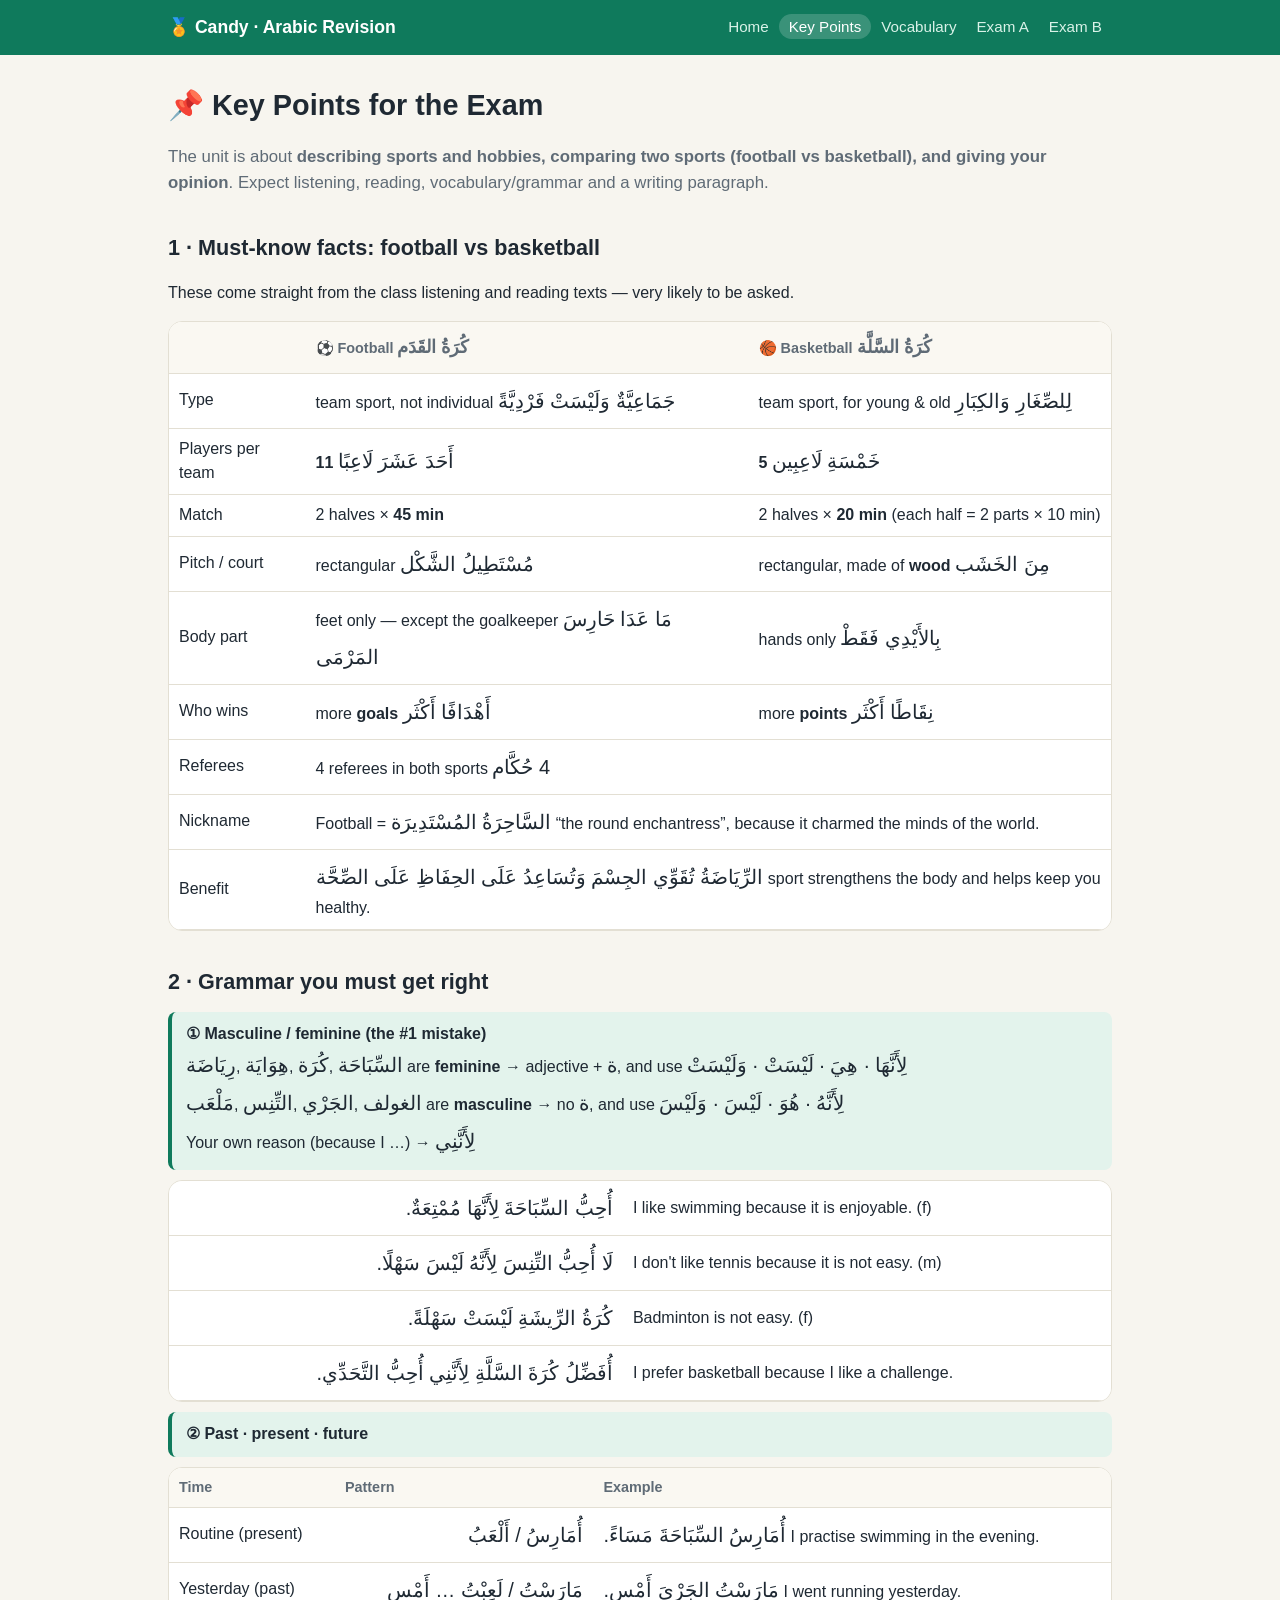
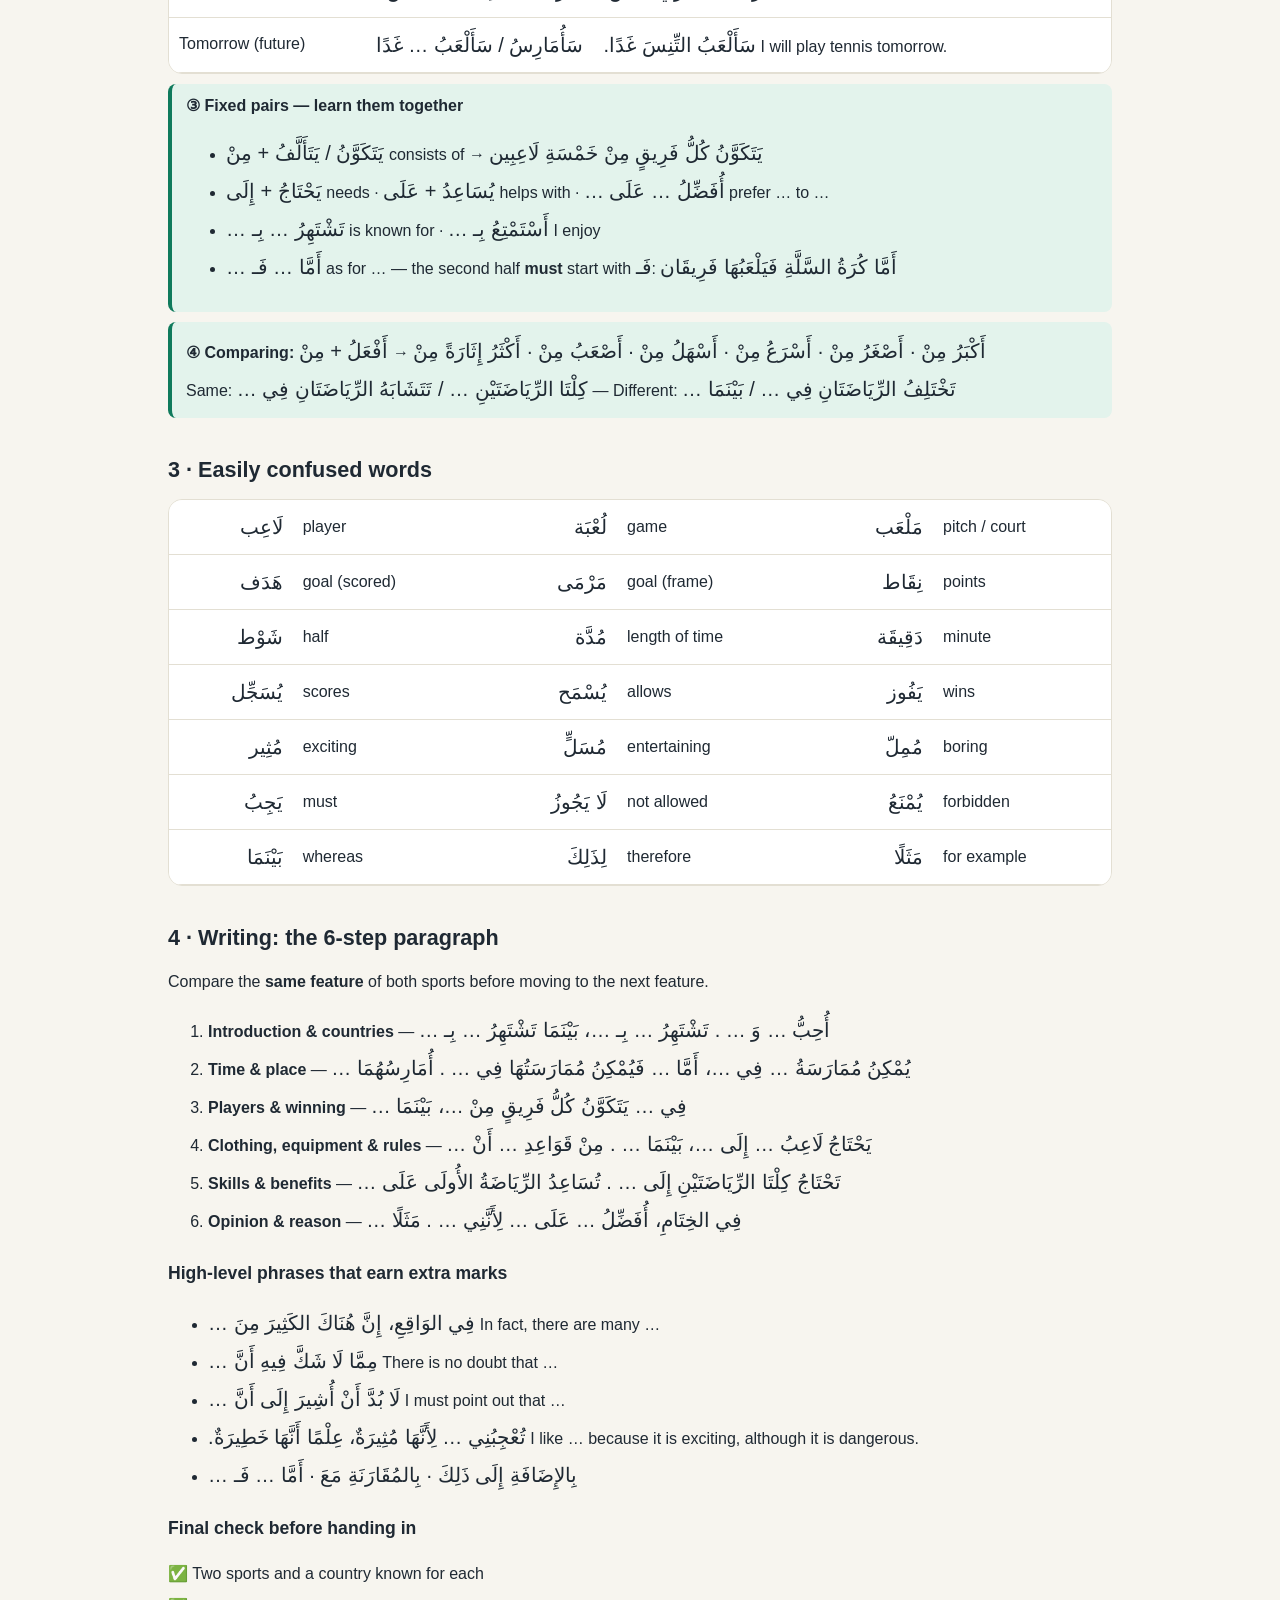
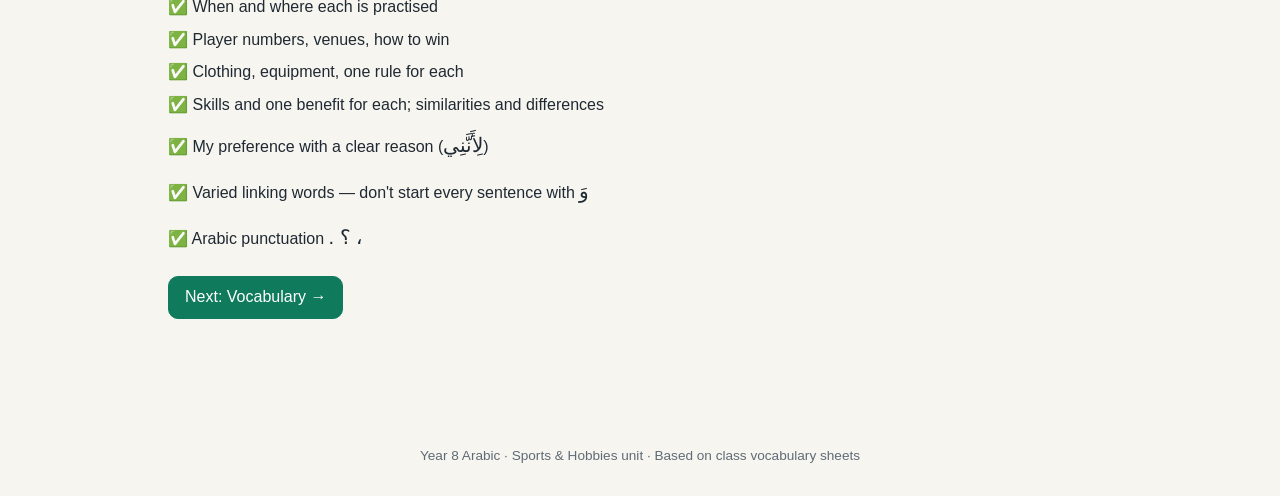
<file: arabic/review.html>
<!DOCTYPE html>
<html lang="en">
<head>
  <meta charset="utf-8">
  <meta name="viewport" content="width=device-width, initial-scale=1">
  <title>Key Points · Arabic Revision</title>
  <link rel="stylesheet" href="assets/style.css?v=20261104-4">
</head>
<body>
<main>
  <h1>📌 Key Points for the Exam</h1>
  <p class="lead">The unit is about <b>describing sports and hobbies, comparing two sports (football vs basketball), and giving your opinion</b>. Expect listening, reading, vocabulary/grammar and a writing paragraph.</p>

  <h2>1 · Must-know facts: football vs basketball</h2>
  <p>These come straight from the class listening and reading texts — very likely to be asked.</p>
  <div class="table-wrap">
    <table>
      <thead><tr><th></th><th>⚽ Football <span class="ar" lang="ar">كُرَةُ القَدَم</span></th><th>🏀 Basketball <span class="ar" lang="ar">كُرَةُ السَّلَّة</span></th></tr></thead>
      <tbody>
        <tr><td>Type</td><td>team sport, not individual <span class="ar" lang="ar">جَمَاعِيَّةٌ وَلَيْسَتْ فَرْدِيَّةً</span></td><td>team sport, for young & old <span class="ar" lang="ar">لِلصِّغَارِ وَالكِبَارِ</span></td></tr>
        <tr><td>Players per team</td><td><b>11</b> <span class="ar" lang="ar">أَحَدَ عَشَرَ لَاعِبًا</span></td><td><b>5</b> <span class="ar" lang="ar">خَمْسَةِ لَاعِبِين</span></td></tr>
        <tr><td>Match</td><td>2 halves × <b>45 min</b></td><td>2 halves × <b>20 min</b> (each half = 2 parts × 10 min)</td></tr>
        <tr><td>Pitch / court</td><td>rectangular <span class="ar" lang="ar">مُسْتَطِيلُ الشَّكْل</span></td><td>rectangular, made of <b>wood</b> <span class="ar" lang="ar">مِنَ الخَشَب</span></td></tr>
        <tr><td>Body part</td><td>feet only — except the goalkeeper <span class="ar" lang="ar">مَا عَدَا حَارِسَ المَرْمَى</span></td><td>hands only <span class="ar" lang="ar">بِالأَيْدِي فَقَطْ</span></td></tr>
        <tr><td>Who wins</td><td>more <b>goals</b> <span class="ar" lang="ar">أَهْدَافًا أَكْثَر</span></td><td>more <b>points</b> <span class="ar" lang="ar">نِقَاطًا أَكْثَر</span></td></tr>
        <tr><td>Referees</td><td colspan="2">4 referees in both sports <span class="ar" lang="ar">4 حُكَّام</span></td></tr>
        <tr><td>Nickname</td><td colspan="2">Football = <span class="ar" lang="ar">السَّاحِرَةُ المُسْتَدِيرَة</span> “the round enchantress”, because it charmed the minds of the world.</td></tr>
        <tr><td>Benefit</td><td colspan="2"><span class="ar" lang="ar">الرِّيَاضَةُ تُقَوِّي الجِسْمَ وَتُسَاعِدُ عَلَى الحِفَاظِ عَلَى الصِّحَّة</span> sport strengthens the body and helps keep you healthy.</td></tr>
      </tbody>
    </table>
  </div>

  <h2>2 · Grammar you must get right</h2>

  <div class="key">
    <b>① Masculine / feminine (the #1 mistake)</b><br>
    <span class="ar" lang="ar">رِيَاضَة</span>, <span class="ar" lang="ar">هِوَايَة</span>, <span class="ar" lang="ar">كُرَة</span>, <span class="ar" lang="ar">السِّبَاحَة</span> are <b>feminine</b> → adjective + <span class="ar" lang="ar">ة</span>, and use <span class="ar" lang="ar">لِأَنَّهَا · هِيَ · لَيْسَتْ · وَلَيْسَتْ</span><br>
    <span class="ar" lang="ar">مَلْعَب</span>, <span class="ar" lang="ar">التِّنِس</span>, <span class="ar" lang="ar">الجَرْي</span>, <span class="ar" lang="ar">الغولف</span> are <b>masculine</b> → no <span class="ar" lang="ar">ة</span>, and use <span class="ar" lang="ar">لِأَنَّهُ · هُوَ · لَيْسَ · وَلَيْسَ</span><br>
    Your own reason (because I …) → <span class="ar" lang="ar">لِأَنَّنِي</span>
  </div>
  <div class="table-wrap">
    <table>
      <tr><td class="ar" lang="ar">أُحِبُّ السِّبَاحَةَ لِأَنَّهَا مُمْتِعَةٌ.</td><td>I like swimming because it is enjoyable. (f)</td></tr>
      <tr><td class="ar" lang="ar">لَا أُحِبُّ التِّنِسَ لِأَنَّهُ لَيْسَ سَهْلًا.</td><td>I don't like tennis because it is not easy. (m)</td></tr>
      <tr><td class="ar" lang="ar">كُرَةُ الرِّيشَةِ لَيْسَتْ سَهْلَةً.</td><td>Badminton is not easy. (f)</td></tr>
      <tr><td class="ar" lang="ar">أُفَضِّلُ كُرَةَ السَّلَّةِ لِأَنَّنِي أُحِبُّ التَّحَدِّي.</td><td>I prefer basketball because I like a challenge.</td></tr>
    </table>
  </div>

  <div class="key">
    <b>② Past · present · future</b>
  </div>
  <div class="table-wrap">
    <table>
      <tr><th>Time</th><th>Pattern</th><th>Example</th></tr>
      <tr><td>Routine (present)</td><td class="ar" lang="ar">أُمَارِسُ / أَلْعَبُ</td><td><span class="ar" lang="ar">أُمَارِسُ السِّبَاحَةَ مَسَاءً.</span> I practise swimming in the evening.</td></tr>
      <tr><td>Yesterday (past)</td><td class="ar" lang="ar">مَارَسْتُ / لَعِبْتُ … أَمْس</td><td><span class="ar" lang="ar">مَارَسْتُ الجَرْيَ أَمْس.</span> I went running yesterday.</td></tr>
      <tr><td>Tomorrow (future)</td><td class="ar" lang="ar">سَأُمَارِسُ / سَأَلْعَبُ … غَدًا</td><td><span class="ar" lang="ar">سَأَلْعَبُ التِّنِسَ غَدًا.</span> I will play tennis tomorrow.</td></tr>
    </table>
  </div>

  <div class="key">
    <b>③ Fixed pairs — learn them together</b>
    <ul>
      <li><span class="ar" lang="ar">يَتَكَوَّنُ / يَتَأَلَّفُ + مِنْ</span> consists of → <span class="ar" lang="ar">يَتَكَوَّنُ كُلُّ فَرِيقٍ مِنْ خَمْسَةِ لَاعِبِين</span></li>
      <li><span class="ar" lang="ar">يَحْتَاجُ + إِلَى</span> needs · <span class="ar" lang="ar">يُسَاعِدُ + عَلَى</span> helps with · <span class="ar" lang="ar">أُفَضِّلُ … عَلَى …</span> prefer … to …</li>
      <li><span class="ar" lang="ar">تَشْتَهِرُ … بِـ …</span> is known for · <span class="ar" lang="ar">أَسْتَمْتِعُ بِـ …</span> I enjoy</li>
      <li><span class="ar" lang="ar">أَمَّا … فَـ …</span> as for … — the second half <b>must</b> start with <span class="ar" lang="ar">فَـ</span>: <span class="ar" lang="ar">أَمَّا كُرَةُ السَّلَّةِ فَيَلْعَبُهَا فَرِيقَان</span></li>
    </ul>
  </div>

  <div class="key">
    <b>④ Comparing:</b> <span class="ar" lang="ar">أَفْعَلُ + مِنْ</span> →
    <span class="ar" lang="ar">أَكْبَرُ مِنْ · أَصْغَرُ مِنْ · أَسْرَعُ مِنْ · أَسْهَلُ مِنْ · أَصْعَبُ مِنْ · أَكْثَرُ إِثَارَةً مِنْ</span><br>
    Same: <span class="ar" lang="ar">كِلْتَا الرِّيَاضَتَيْنِ … / تَتَشَابَهُ الرِّيَاضَتَانِ فِي …</span> — Different: <span class="ar" lang="ar">تَخْتَلِفُ الرِّيَاضَتَانِ فِي … / بَيْنَمَا …</span>
  </div>

  <h2>3 · Easily confused words</h2>
  <div class="table-wrap">
    <table>
      <tr><td class="ar" lang="ar">لَاعِب</td><td>player</td><td class="ar" lang="ar">لُعْبَة</td><td>game</td><td class="ar" lang="ar">مَلْعَب</td><td>pitch / court</td></tr>
      <tr><td class="ar" lang="ar">هَدَف</td><td>goal (scored)</td><td class="ar" lang="ar">مَرْمَى</td><td>goal (frame)</td><td class="ar" lang="ar">نِقَاط</td><td>points</td></tr>
      <tr><td class="ar" lang="ar">شَوْط</td><td>half</td><td class="ar" lang="ar">مُدَّة</td><td>length of time</td><td class="ar" lang="ar">دَقِيقَة</td><td>minute</td></tr>
      <tr><td class="ar" lang="ar">يُسَجِّل</td><td>scores</td><td class="ar" lang="ar">يُسْمَح</td><td>allows</td><td class="ar" lang="ar">يَفُوز</td><td>wins</td></tr>
      <tr><td class="ar" lang="ar">مُثِير</td><td>exciting</td><td class="ar" lang="ar">مُسَلٍّ</td><td>entertaining</td><td class="ar" lang="ar">مُمِلّ</td><td>boring</td></tr>
      <tr><td class="ar" lang="ar">يَجِبُ</td><td>must</td><td class="ar" lang="ar">لَا يَجُوزُ</td><td>not allowed</td><td class="ar" lang="ar">يُمْنَعُ</td><td>forbidden</td></tr>
      <tr><td class="ar" lang="ar">بَيْنَمَا</td><td>whereas</td><td class="ar" lang="ar">لِذَلِكَ</td><td>therefore</td><td class="ar" lang="ar">مَثَلًا</td><td>for example</td></tr>
    </table>
  </div>

  <h2>4 · Writing: the 6-step paragraph</h2>
  <p>Compare the <b>same feature</b> of both sports before moving to the next feature.</p>
  <ol>
    <li><b>Introduction & countries</b> — <span class="ar" lang="ar">أُحِبُّ … وَ … . تَشْتَهِرُ … بِـ …، بَيْنَمَا تَشْتَهِرُ … بِـ …</span></li>
    <li><b>Time & place</b> — <span class="ar" lang="ar">يُمْكِنُ مُمَارَسَةُ … فِي …، أَمَّا … فَيُمْكِنُ مُمَارَسَتُهَا فِي … . أُمَارِسُهُمَا …</span></li>
    <li><b>Players & winning</b> — <span class="ar" lang="ar">فِي … يَتَكَوَّنُ كُلُّ فَرِيقٍ مِنْ …، بَيْنَمَا …</span></li>
    <li><b>Clothing, equipment & rules</b> — <span class="ar" lang="ar">يَحْتَاجُ لَاعِبُ … إِلَى …، بَيْنَمَا … . مِنْ قَوَاعِدِ … أَنْ …</span></li>
    <li><b>Skills & benefits</b> — <span class="ar" lang="ar">تَحْتَاجُ كِلْتَا الرِّيَاضَتَيْنِ إِلَى … . تُسَاعِدُ الرِّيَاضَةُ الأُولَى عَلَى …</span></li>
    <li><b>Opinion & reason</b> — <span class="ar" lang="ar">فِي الخِتَامِ، أُفَضِّلُ … عَلَى … لِأَنَّنِي … . مَثَلًا …</span></li>
  </ol>

  <h3>High-level phrases that earn extra marks</h3>
  <ul>
    <li><span class="ar" lang="ar">فِي الوَاقِعِ، إِنَّ هُنَاكَ الكَثِيرَ مِنَ …</span> In fact, there are many …</li>
    <li><span class="ar" lang="ar">مِمَّا لَا شَكَّ فِيهِ أَنَّ …</span> There is no doubt that …</li>
    <li><span class="ar" lang="ar">لَا بُدَّ أَنْ أُشِيرَ إِلَى أَنَّ …</span> I must point out that …</li>
    <li><span class="ar" lang="ar">تُعْجِبُنِي … لِأَنَّهَا مُثِيرَةٌ، عِلْمًا أَنَّهَا خَطِيرَةٌ.</span> I like … because it is exciting, although it is dangerous.</li>
    <li><span class="ar" lang="ar">بِالإِضَافَةِ إِلَى ذَلِكَ · بِالمُقَارَنَةِ مَعَ · أَمَّا … فَـ …</span></li>
  </ul>

  <h3>Final check before handing in</h3>
  <ul class="check">
    <li>Two sports and a country known for each</li>
    <li>When and where each is practised</li>
    <li>Player numbers, venues, how to win</li>
    <li>Clothing, equipment, one rule for each</li>
    <li>Skills and one benefit for each; similarities and differences</li>
    <li>My preference with a clear reason (<span class="ar" lang="ar">لِأَنَّنِي</span>)</li>
    <li>Varied linking words — don't start every sentence with <span class="ar" lang="ar">وَ</span></li>
    <li>Arabic punctuation <span class="ar" lang="ar">، ؟ .</span></li>
  </ul>

  <p><a class="btn" href="vocab.html">Next: Vocabulary →</a></p>
</main>
<script src="assets/app.js?v=20261104-4"></script>
<script>renderHeader("review");</script>
</body>
</html>
</file>
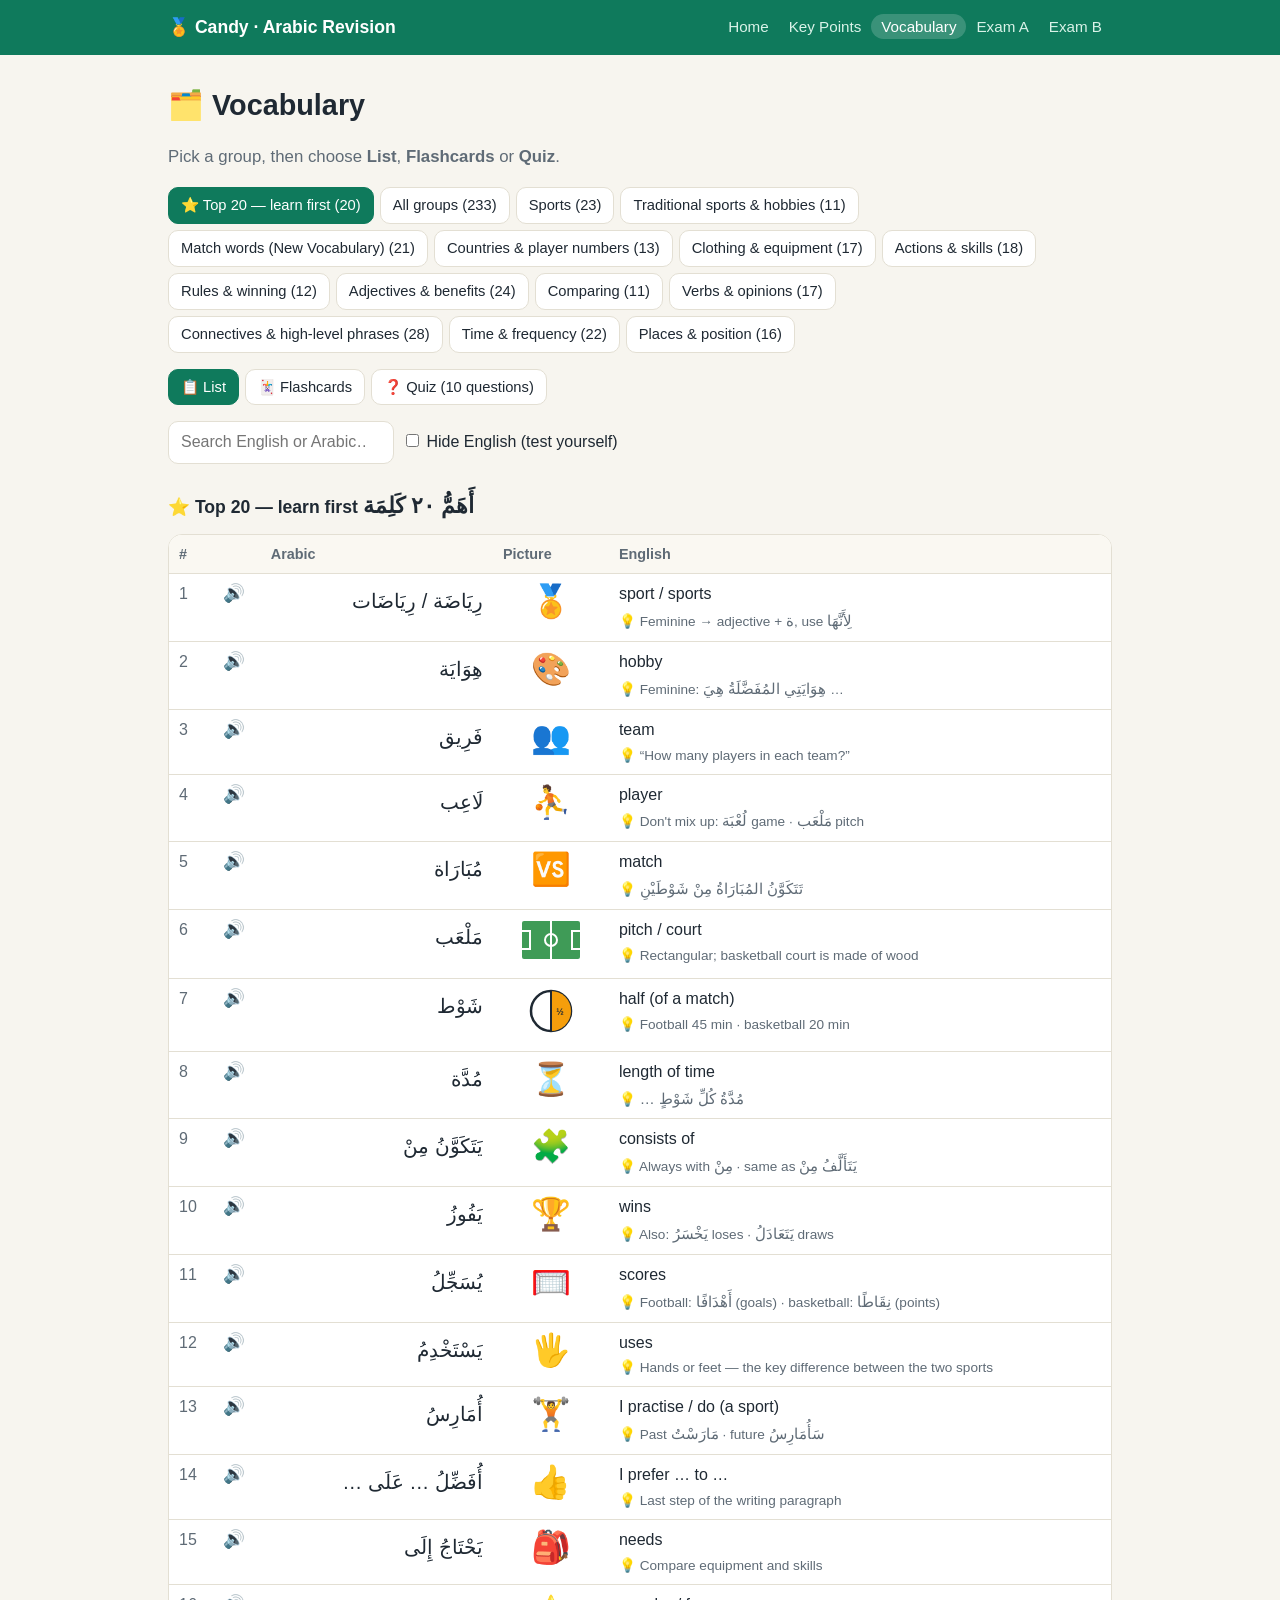
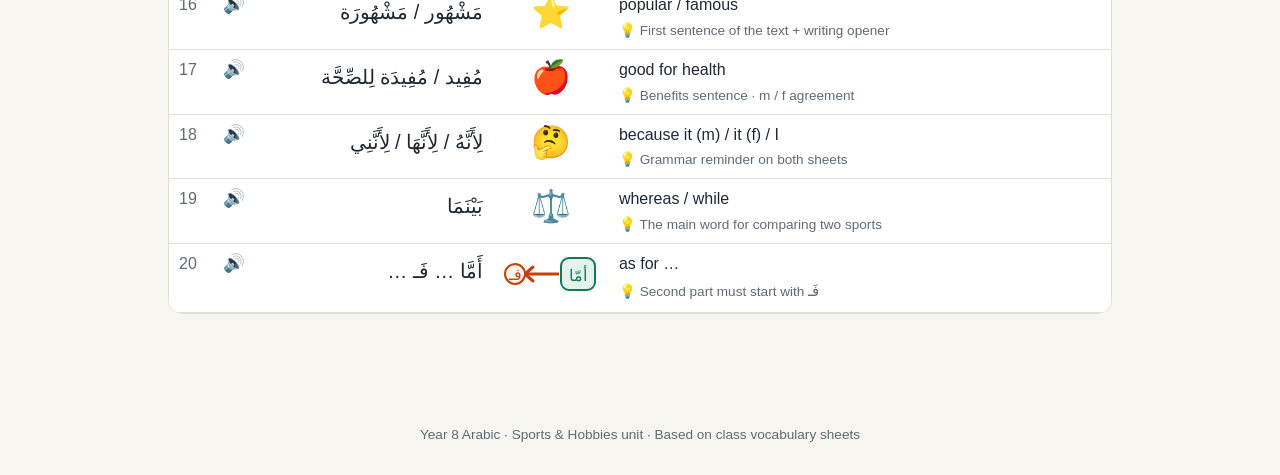
<file: arabic/vocab.html>
<!DOCTYPE html>
<html lang="en">
<head>
  <meta charset="utf-8">
  <meta name="viewport" content="width=device-width, initial-scale=1">
  <title>Vocabulary · Arabic Revision</title>
  <link rel="stylesheet" href="assets/style.css?v=20261104-4">
</head>
<body>
<main>
  <h1>🗂️ Vocabulary</h1>
  <p class="lead">Pick a group, then choose <b>List</b>, <b>Flashcards</b> or <b>Quiz</b>.</p>

  <div class="tabs" id="groups"></div>
  <div class="tabs" id="modes">
    <button data-mode="list" class="active">📋 List</button>
    <button data-mode="flash">🃏 Flashcards</button>
    <button data-mode="quiz">❓ Quiz (10 questions)</button>
  </div>

  <div id="view"></div>
</main>
<script src="assets/app.js?v=20261104-4"></script>
<script src="data/vocab.js?v=20261104-4"></script>
<script>
renderHeader("vocab");

const state = { group: "top20", mode: "list", search: "" };
// Every word, tagged with its group (used for quiz distractors).
// Memory hooks are kept in data/vocab.js but hidden for now (2026-11-04). Set to true to show them again.
const SHOW_HOOKS = false;

const EVERY = VOCAB.flatMap(g => g.items.map(([ar, en, note, pic, hook]) => ({ ar, en, g: g.id, pic, hook })));

// Picture cell: emoji, or an inline drawing from VOCAB_SVG ("svg:<name>").
function picHtml(pic) {
  if (!pic) return "";
  if (pic.indexOf("svg:") === 0) return `<span class="pic svg">${VOCAB_SVG[pic.slice(4)] || ""}</span>`;
  return `<span class="pic">${esc(pic)}</span>`;
}
// "All groups" leaves out recommendation groups (top: true): their words already appear elsewhere.
const ALL = EVERY.filter(i => !VOCAB.find(g => g.id === i.g).top);

function items() {
  return state.group === "all" ? ALL : EVERY.filter(i => i.g === state.group);
}

function renderGroups() {
  const tab = g => `<button data-g="${g.id}">${esc(g.title)} (${g.items.length})</button>`;
  const btns = VOCAB.filter(g => g.top).map(tab)
    .concat([`<button data-g="all">All groups (${ALL.length})</button>`])
    .concat(VOCAB.filter(g => !g.top).map(tab));
  const el = document.getElementById("groups");
  el.innerHTML = btns.join("");
  el.querySelectorAll("button").forEach(b => {
    b.classList.toggle("active", b.dataset.g === state.group);
    b.onclick = () => { state.group = b.dataset.g; renderGroups(); render(); };
  });
}

document.querySelectorAll("#modes button").forEach(b => {
  b.onclick = () => {
    state.mode = b.dataset.mode;
    document.querySelectorAll("#modes button").forEach(x => x.classList.toggle("active", x === b));
    render();
  };
});

function render() {
  stopSpeak();
  if (state.mode === "list") renderList();
  else if (state.mode === "flash") renderFlash();
  else renderQuiz();
}

/* ---------- List ---------- */
function renderList() {
  const view = document.getElementById("view");
  const groups = state.group === "all" ? VOCAB.filter(g => !g.top) : VOCAB.filter(g => g.id === state.group);
  view.innerHTML = `
    <div class="row" style="margin-bottom:10px">
      <input type="search" id="q" placeholder="Search English or Arabic…" value="${esc(state.search)}">
      <label><input type="checkbox" id="hideEn"> Hide English (test yourself)</label>
    </div>
    <div id="lists"></div>`;
  const draw = () => {
    const q = state.search.trim().toLowerCase();
    const hide = document.getElementById("hideEn").checked;
    document.getElementById("lists").innerHTML = groups.map(g => {
      const rows = g.items.filter(([ar, en]) => !q || en.toLowerCase().includes(q) || ar.includes(q) || ar.replace(/[ً-ْ]/g, "").includes(q));
      if (!rows.length) return "";
      return `<h3>${esc(g.title)} <span class="ar" lang="ar">${esc(g.titleAr)}</span></h3>
        ${g.top && SHOW_HOOKS ? `<p class="lead" style="font-size:.9rem;margin:0 0 8px">🔗 Word family = real words from the same Arabic root · 👂 Sounds like = a sound trick to help you remember (not where the word comes from)</p>` : ""}
        <div class="table-wrap"><table class="${g.top ? "top-table" : ""}">
        ${g.top ? `<tr><th>#</th><th></th><th>Arabic</th><th>Picture</th><th>English</th>${SHOW_HOOKS ? "<th>Memory hook</th>" : ""}</tr>` : ""}
        ${rows.map(([ar, en, note, pic, hook], n) => `<tr>
          ${g.top ? `<td style="width:32px;color:var(--muted)">${n + 1}</td>` : ""}
          <td style="width:40px">${sayBtn(ar)}</td>
          <td class="ar" lang="ar">${esc(ar)}</td>
          ${g.top ? `<td class="pic-cell">${picHtml(pic)}</td>` : ""}
          <td>${(() => { const extra = note ? `<div class="note">💡 ${txt(note)}</div>` : ""; return hide ? `<details><summary>show</summary>${esc(en)}${extra}</details>` : esc(en) + extra; })()}</td>
          ${g.top && SHOW_HOOKS ? `<td class="hook">${hook ? (hide ? `<details><summary>show</summary>${txt(hook)}</details>` : txt(hook)) : ""}</td>` : ""}
        </tr>`).join("")}
        </table></div>`;
    }).join("") || "<p>No matches.</p>";
  };
  document.getElementById("q").oninput = e => { state.search = e.target.value; draw(); };
  document.getElementById("hideEn").onchange = draw;
  draw();
}

/* ---------- Flashcards ---------- */
function renderFlash() {
  const view = document.getElementById("view");
  let deck = shuffle(items());
  let i = 0, flipped = false, arFirst = true, known = 0;
  view.innerHTML = `
    <div class="row">
      <label><input type="checkbox" id="dir" checked> Arabic first</label>
      <span class="spacer"></span>
      <span id="count"></span>
    </div>
    <div class="card flash" id="card"></div>
    <div class="row">
      <button class="ghost" id="prev">← Back</button>
      <button class="ghost" id="again">😕 Again</button>
      <button id="know">😀 I know it</button>
      <span class="spacer"></span>
      <button class="ghost" id="shuf">🔀 Shuffle</button>
    </div>
    <p class="lead" style="font-size:.9rem">Tap the card to flip. “Again” puts the card back later in the deck.</p>`;
  const card = document.getElementById("card");
  const draw = () => {
    if (i >= deck.length) {
      card.innerHTML = `<div class="front">🎉</div><div class="back">Finished! You knew ${known} cards first time. Press Shuffle to go again.</div>`;
      document.getElementById("count").textContent = "";
      return;
    }
    const c = deck[i];
    const front = arFirst ? `<span class="ar" lang="ar">${esc(c.ar)}</span>` : esc(c.en);
    const back = arFirst ? esc(c.en) : `<span class="ar" lang="ar">${esc(c.ar)}</span>`;
    const extra = flipped && (c.pic || (SHOW_HOOKS && c.hook))
      ? `${c.pic ? `<div class="flash-pic">${picHtml(c.pic)}</div>` : ""}${SHOW_HOOKS && c.hook ? `<div class="flash-hook">${txt(c.hook)}</div>` : ""}`
      : "";
    card.innerHTML = `<div class="front">${front}</div>
      <div class="back">${flipped ? back : "tap to flip"}</div>${extra}
      <div style="margin-top:8px">${sayBtn(c.ar)}</div>`;
    document.getElementById("count").textContent = `${i + 1} / ${deck.length}`;
  };
  card.onclick = e => { if (e.target.closest("[data-say]")) return; flipped = !flipped; draw(); if (flipped) speak(deck[i] ? deck[i].ar : ""); };
  document.getElementById("prev").onclick = () => { if (i > 0) { i--; flipped = false; draw(); } };
  document.getElementById("know").onclick = () => { if (i < deck.length) { known++; i++; flipped = false; draw(); } };
  document.getElementById("again").onclick = () => {
    if (i < deck.length) {
      const c = deck.splice(i, 1)[0];
      const pos = Math.min(deck.length, i + 3 + Math.floor(Math.random() * 3));
      deck.splice(pos, 0, c);
      flipped = false; draw();
    }
  };
  document.getElementById("shuf").onclick = () => { deck = shuffle(items()); i = 0; known = 0; flipped = false; draw(); };
  document.getElementById("dir").onchange = e => { arFirst = e.target.checked; flipped = false; draw(); };
  draw();
}

/* ---------- Quiz ---------- */
function renderQuiz() {
  const view = document.getElementById("view");
  const pool = items();
  const qs = shuffle(pool).slice(0, Math.min(10, pool.length)).map((it, n) => {
    const toEn = n % 2 === 0; // alternate directions
    const sameGroup = EVERY.filter(x => x.g === it.g && x.en !== it.en && x.ar !== it.ar);
    const others = sameGroup.length >= 3 ? sameGroup : ALL.filter(x => x.en !== it.en && x.ar !== it.ar);
    const wrong = shuffle(others).slice(0, 3);
    const key = toEn ? "en" : "ar";
    return {
      prompt: toEn ? it.ar : it.en,
      answer: it[key],
      opts: shuffle([it[key], ...wrong.map(w => w[key])]),
      say: it.ar,
    };
  });
  let score = 0, done = 0;
  view.innerHTML = qs.map((q, n) => `
    <div class="q" id="vq${n}">
      <span class="num">${n + 1}.</span> ${isArabic(q.prompt) ? "What does this mean?" : "Choose the Arabic for:"}
      <span class="prompt-ar">${txt(q.prompt)} ${isArabic(q.prompt) ? sayBtn(q.prompt) : ""}</span>
      <div class="opts">${q.opts.map(o => `<label class="${isArabic(o) ? "ar-opt" : ""}"><input type="radio" name="v${n}" value="${esc(o)}"> ${txt(o)}</label>`).join("")}</div>
    </div>`).join("") + `<div class="card" id="vres" style="display:none"></div>`;
  qs.forEach((q, n) => {
    const box = document.getElementById("vq" + n);
    box.querySelectorAll("input").forEach(inp => {
      inp.onchange = () => {
        const ok = inp.value === q.answer;
        box.classList.add(ok ? "correct" : "wrong");
        box.querySelectorAll("label").forEach(l => {
          const v = l.querySelector("input").value;
          if (v === q.answer) l.classList.add("is-answer");
          else if (v === inp.value) l.classList.add("is-picked-wrong");
          l.querySelector("input").disabled = true;
        });
        speak(q.say);
        if (ok) score++;
        done++;
        if (done === qs.length) {
          const r = document.getElementById("vres");
          r.style.display = "block";
          r.innerHTML = `<div class="result">Score: ${score} / ${qs.length} ${score === qs.length ? "🌟" : score >= qs.length * 0.8 ? "👍" : "💪 keep going"}</div>
            <p><button id="again">New quiz</button></p>`;
          document.getElementById("again").onclick = () => { renderQuiz(); window.scrollTo(0, 0); };
          r.scrollIntoView({ behavior: "smooth" });
        }
      };
    });
  });
}

renderGroups();
render();
</script>
</body>
</html>
</file>
<file: arabic/assets/style.css>
:root {
  --bg: #f7f5ef;
  --card: #ffffff;
  --ink: #1f2933;
  --muted: #5f6b76;
  --line: #e3dfd3;
  --brand: #0f7a5c;
  --brand-soft: #e3f3ec;
  --accent: #c2410c;
  --ok: #15803d;
  --ok-soft: #e7f6ec;
  --bad: #b91c1c;
  --bad-soft: #fdecec;
  --radius: 14px;
}

* { box-sizing: border-box; }

html { -webkit-text-size-adjust: 100%; }

body {
  margin: 0;
  font-family: -apple-system, BlinkMacSystemFont, "Segoe UI", Roboto, "Helvetica Neue", Arial, sans-serif;
  background: var(--bg);
  color: var(--ink);
  line-height: 1.55;
}

.ar, [lang="ar"] {
  font-family: "Geeza Pro", "Noto Naskh Arabic", "Traditional Arabic", "Arial", serif;
  direction: rtl;
  unicode-bidi: isolate;
  font-size: 1.25em;
  line-height: 1.9;
}

a { color: var(--brand); }

header.site {
  background: var(--brand);
  color: #fff;
}
header.site .inner {
  max-width: 980px;
  margin: 0 auto;
  padding: 14px 18px;
  display: flex;
  flex-wrap: wrap;
  gap: 8px 18px;
  align-items: center;
}
header.site .logo {
  font-weight: 700;
  font-size: 1.1rem;
  color: #fff;
  text-decoration: none;
  margin-right: auto;
}
header.site nav a {
  color: #d9f2e8;
  text-decoration: none;
  padding: 4px 10px;
  border-radius: 999px;
  font-size: 0.95rem;
}
header.site nav a.active,
header.site nav a:hover { background: rgba(255,255,255,0.18); color: #fff; }

main {
  max-width: 980px;
  margin: 0 auto;
  padding: 22px 18px 80px;
}

h1 { font-size: 1.8rem; margin: 0.2em 0 0.4em; }
h2 { font-size: 1.35rem; margin: 1.6em 0 0.6em; }
h3 { font-size: 1.1rem; margin: 1.2em 0 0.4em; }

.lead { color: var(--muted); font-size: 1.05rem; }

.card {
  background: var(--card);
  border: 1px solid var(--line);
  border-radius: var(--radius);
  padding: 18px 20px;
  margin: 14px 0;
}

.grid {
  display: grid;
  grid-template-columns: repeat(auto-fit, minmax(220px, 1fr));
  gap: 14px;
}

a.tile {
  display: block;
  background: var(--card);
  border: 1px solid var(--line);
  border-radius: var(--radius);
  padding: 18px;
  text-decoration: none;
  color: var(--ink);
  transition: transform .12s, box-shadow .12s;
}
a.tile:hover { transform: translateY(-2px); box-shadow: 0 6px 18px rgba(0,0,0,0.06); }
a.tile .emoji { font-size: 1.8rem; }
a.tile strong { display: block; font-size: 1.1rem; margin: 6px 0 2px; }
a.tile span { color: var(--muted); font-size: 0.93rem; }

.tag {
  display: inline-block;
  background: var(--brand-soft);
  color: var(--brand);
  border-radius: 999px;
  padding: 2px 10px;
  font-size: 0.8rem;
  font-weight: 600;
}

table {
  width: 100%;
  border-collapse: collapse;
  background: var(--card);
}
th, td {
  border-bottom: 1px solid var(--line);
  padding: 8px 10px;
  text-align: left;
  vertical-align: middle;
}
th { background: #faf8f2; font-size: 0.9rem; color: var(--muted); }
td.ar { text-align: right; }

.table-wrap { overflow-x: auto; border: 1px solid var(--line); border-radius: var(--radius); }

button, .btn {
  font: inherit;
  border: 1px solid var(--brand);
  background: var(--brand);
  color: #fff;
  border-radius: 10px;
  padding: 8px 16px;
  cursor: pointer;
  text-decoration: none;
  display: inline-block;
}
button.ghost, .btn.ghost { background: #fff; color: var(--brand); }
button:disabled { opacity: .5; cursor: default; }

button.say {
  border: none;
  background: transparent;
  color: var(--brand);
  padding: 2px 6px;
  font-size: 1.1rem;
  line-height: 1;
}
button.say:hover { background: var(--brand-soft); }

.tabs { display: flex; flex-wrap: wrap; gap: 6px; margin: 10px 0 16px; }
.tabs button {
  background: #fff;
  color: var(--ink);
  border: 1px solid var(--line);
  padding: 6px 12px;
  font-size: 0.92rem;
}
.tabs button.active { background: var(--brand); color: #fff; border-color: var(--brand); }

.tip {
  border-left: 4px solid var(--accent);
  background: #fff7ed;
  padding: 10px 14px;
  border-radius: 8px;
  margin: 10px 0;
}

.key {
  border-left: 4px solid var(--brand);
  background: var(--brand-soft);
  padding: 10px 14px;
  border-radius: 8px;
  margin: 10px 0;
}

ul.check { list-style: none; padding-left: 0; }
ul.check li { padding: 4px 0; }
ul.check li::before { content: "✅ "; }

/* flashcards */
.flash {
  min-height: 190px;
  display: flex;
  flex-direction: column;
  align-items: center;
  justify-content: center;
  text-align: center;
  cursor: pointer;
  user-select: none;
}
.flash .front { font-size: 2rem; }
.flash .back { color: var(--muted); font-size: 1.2rem; margin-top: 8px; }
.row { display: flex; flex-wrap: wrap; gap: 8px; align-items: center; }
.spacer { flex: 1; }

/* exam */
.section-title {
  display: flex;
  align-items: center;
  gap: 10px;
  margin-top: 2em;
}
.passage {
  background: #fffdf6;
  border: 1px dashed #d8cfb4;
  border-radius: 10px;
  padding: 12px 16px;
}
/* read-along word highlight */
.readalong .w {
  cursor: pointer;
  border-radius: 6px;
  padding: 0 1px;
  transition: background-color .12s;
}
.readalong .w:hover { background: #eef6f2; }
.readalong .w.hl {
  background: #fde68a;
  box-shadow: 0 0 0 2px #fde68a;
}
.readalong .w.done { color: #6b7280; }
.readalong { position: relative; padding-bottom: 2.6em; }
.readalong .gloss {
  position: absolute;
  z-index: 3;
  transform: translateX(-50%);
  margin-top: 2px;
  background: #1f2933;
  color: #fff;
  font-family: -apple-system, BlinkMacSystemFont, "Segoe UI", Roboto, Arial, sans-serif;
  font-size: 0.95rem;
  line-height: 1.3;
  direction: ltr;
  white-space: nowrap;
  padding: 3px 9px;
  border-radius: 8px;
  pointer-events: none;
  box-shadow: 0 3px 10px rgba(0,0,0,.18);
  display: none;
}
.readalong .gloss::before {
  content: "";
  position: absolute;
  top: -5px;
  left: 50%;
  transform: translateX(-50%);
  border: 5px solid transparent;
  border-top: 0;
  border-bottom-color: #1f2933;
}
.readalong .gloss.show { display: block; }

.q {
  background: var(--card);
  border: 1px solid var(--line);
  border-radius: var(--radius);
  padding: 14px 16px;
  margin: 12px 0;
}
.q .num { font-weight: 700; color: var(--brand); margin-right: 6px; }
.q .prompt-ar { display: block; margin: 6px 0; }
.opts { display: grid; gap: 8px; margin-top: 10px; }
.opts label {
  display: flex;
  gap: 10px;
  align-items: center;
  border: 1px solid var(--line);
  border-radius: 10px;
  padding: 8px 12px;
  cursor: pointer;
  background: #fff;
}
.opts label:hover { border-color: var(--brand); }
.opts input { flex: none; }
.opts label.ar-opt { justify-content: flex-end; flex-direction: row-reverse; }
.q.correct { border-color: var(--ok); background: var(--ok-soft); }
.q.wrong { border-color: var(--bad); background: var(--bad-soft); }
.opts label.is-answer { border-color: var(--ok); background: #d6f0de; font-weight: 600; }
.opts label.is-picked-wrong { border-color: var(--bad); background: #f8d4d4; }
/* bilingual questions: Arabic first, English behind the EN button */
.q.bi .qhead { display: flex; align-items: flex-start; gap: 8px; }
.q.bi .qtext { flex: 1; text-align: right; }
.q.bi .qtext .ar { display: block; }
.q.bi .optbody { flex: 1; text-align: right; }
.q.bi .optbody .ar { display: block; }
.q.bi .en {
  display: none;
  direction: ltr;
  color: var(--muted);
  font-size: 0.92rem;
  line-height: 1.35;
}
.q.bi.show-en .en { display: block; }
.q.bi .qtext .en { color: var(--ink); font-weight: 600; }
.en-toggle {
  flex: none;
  background: #fff;
  color: var(--brand);
  border: 1px solid var(--brand);
  border-radius: 999px;
  padding: 2px 10px;
  font-size: 0.8rem;
  font-weight: 700;
  line-height: 1.6;
  margin-top: 4px;
}
.en-toggle.active { background: var(--brand); color: #fff; }

.exp { margin-top: 10px; font-size: 0.95rem; color: #374151; display: none; }
.graded .exp { display: block; }

.scorebar {
  position: sticky;
  bottom: 0;
  background: #fff;
  border-top: 1px solid var(--line);
  padding: 10px 18px;
  display: flex;
  gap: 10px;
  align-items: center;
  justify-content: center;
  flex-wrap: wrap;
  z-index: 5;
}
.result {
  font-size: 1.2rem;
  font-weight: 700;
}
textarea {
  width: 100%;
  min-height: 200px;
  font-size: 1.2rem;
  padding: 10px;
  border-radius: 10px;
  border: 1px solid var(--line);
}
details summary { cursor: pointer; font-weight: 600; color: var(--brand); }

input[type="search"] {
  font: inherit;
  padding: 8px 12px;
  border: 1px solid var(--line);
  border-radius: 10px;
  min-width: 220px;
}

footer.site { text-align: center; color: var(--muted); font-size: 0.85rem; padding: 30px 0; }

@media (max-width: 600px) {
  h1 { font-size: 1.45rem; }
  .flash .front { font-size: 1.6rem; }
}

/* vocabulary notes (Top 20 group) */
.note { color: var(--muted); font-size: 0.85rem; margin-top: 2px; }
.note .ar { font-size: 1.1em; line-height: 1.6; }

/* Top 20: picture + memory hook columns */
.top-table td { vertical-align: top; }
.top-table td.pic-cell { text-align: center; width: 84px; }
.pic { font-size: 2rem; line-height: 1.2; display: inline-block; }
.pic.svg { font-size: 0; }
.pic.svg svg { display: block; margin: 0 auto; }
td.hook { font-size: 0.88rem; color: #374151; min-width: 220px; max-width: 360px; }
td.hook .ar { font-size: 1.1em; line-height: 1.6; }
.flash-pic { margin-top: 10px; }
.flash-pic .pic { font-size: 2.6rem; }
.flash-hook { margin-top: 8px; max-width: 520px; font-size: 0.95rem; color: #374151; }
.flash-hook .ar { font-size: 1.1em; }
</file>
